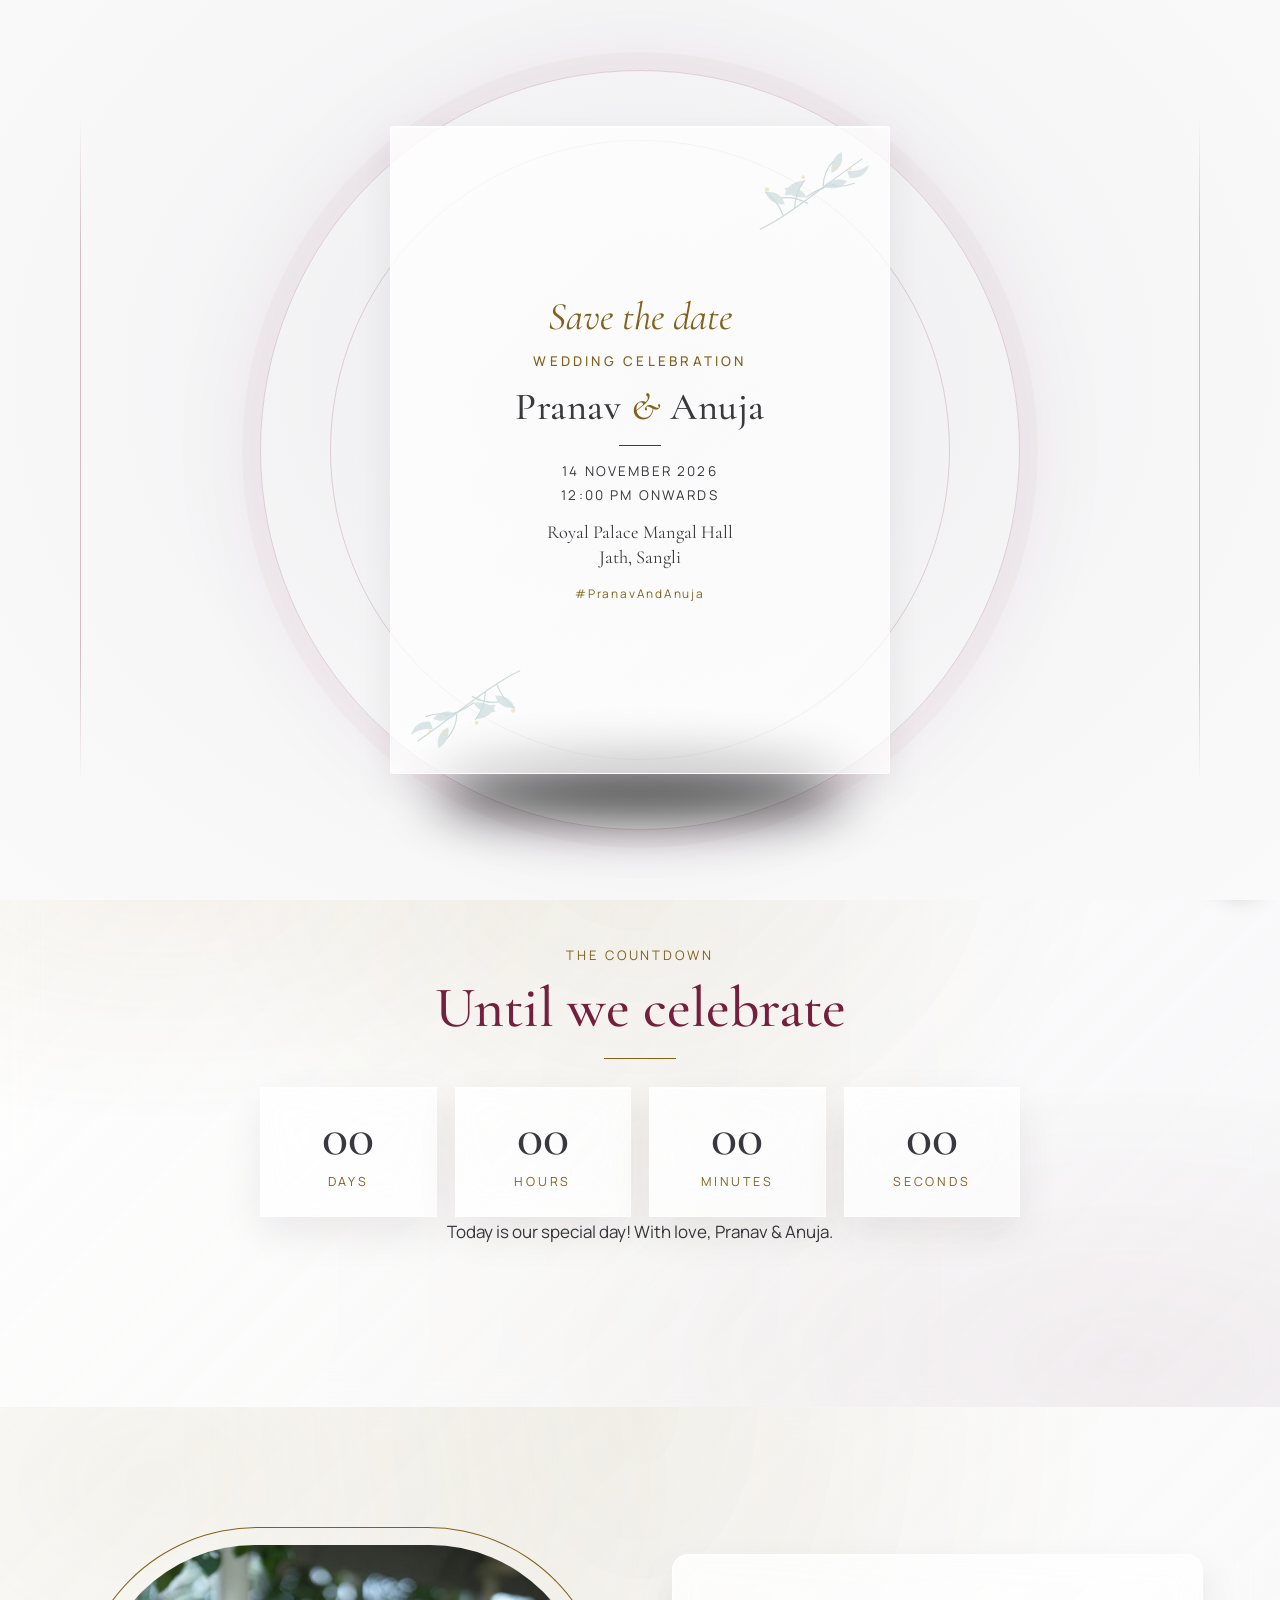
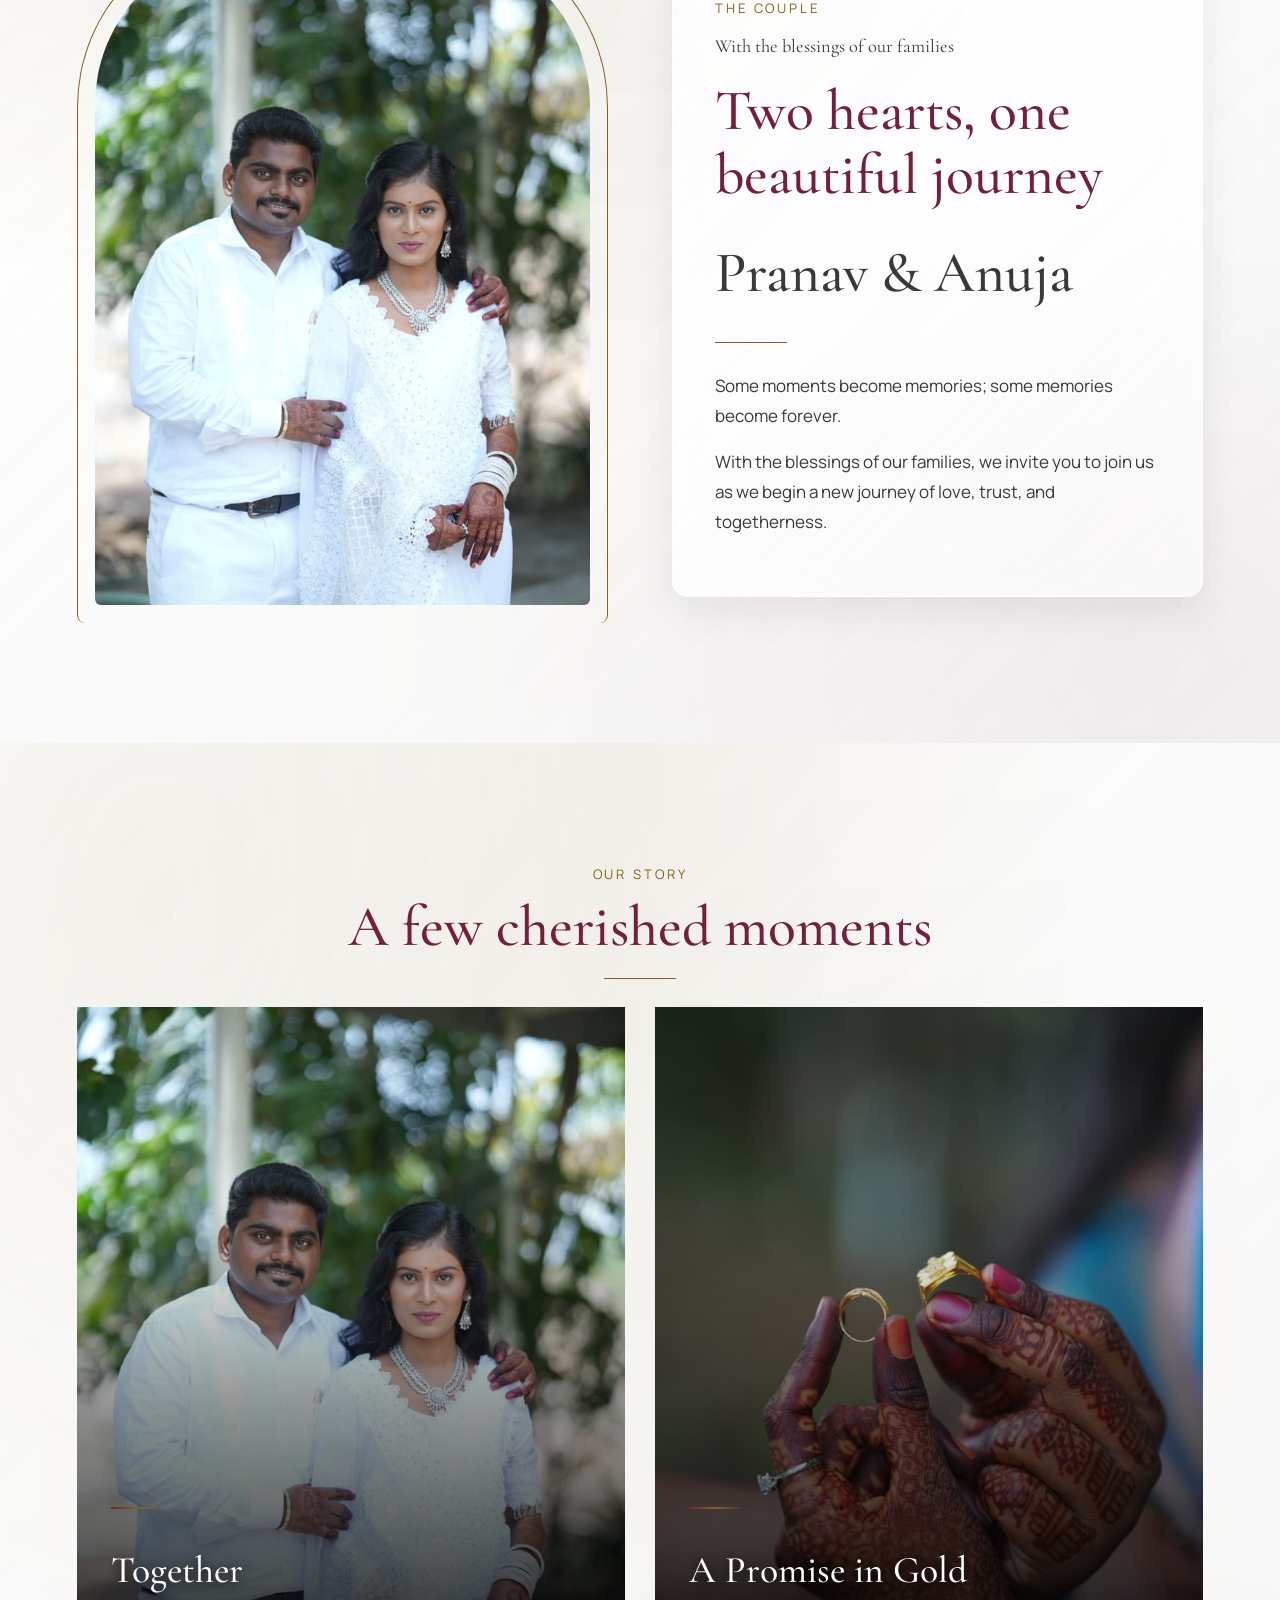
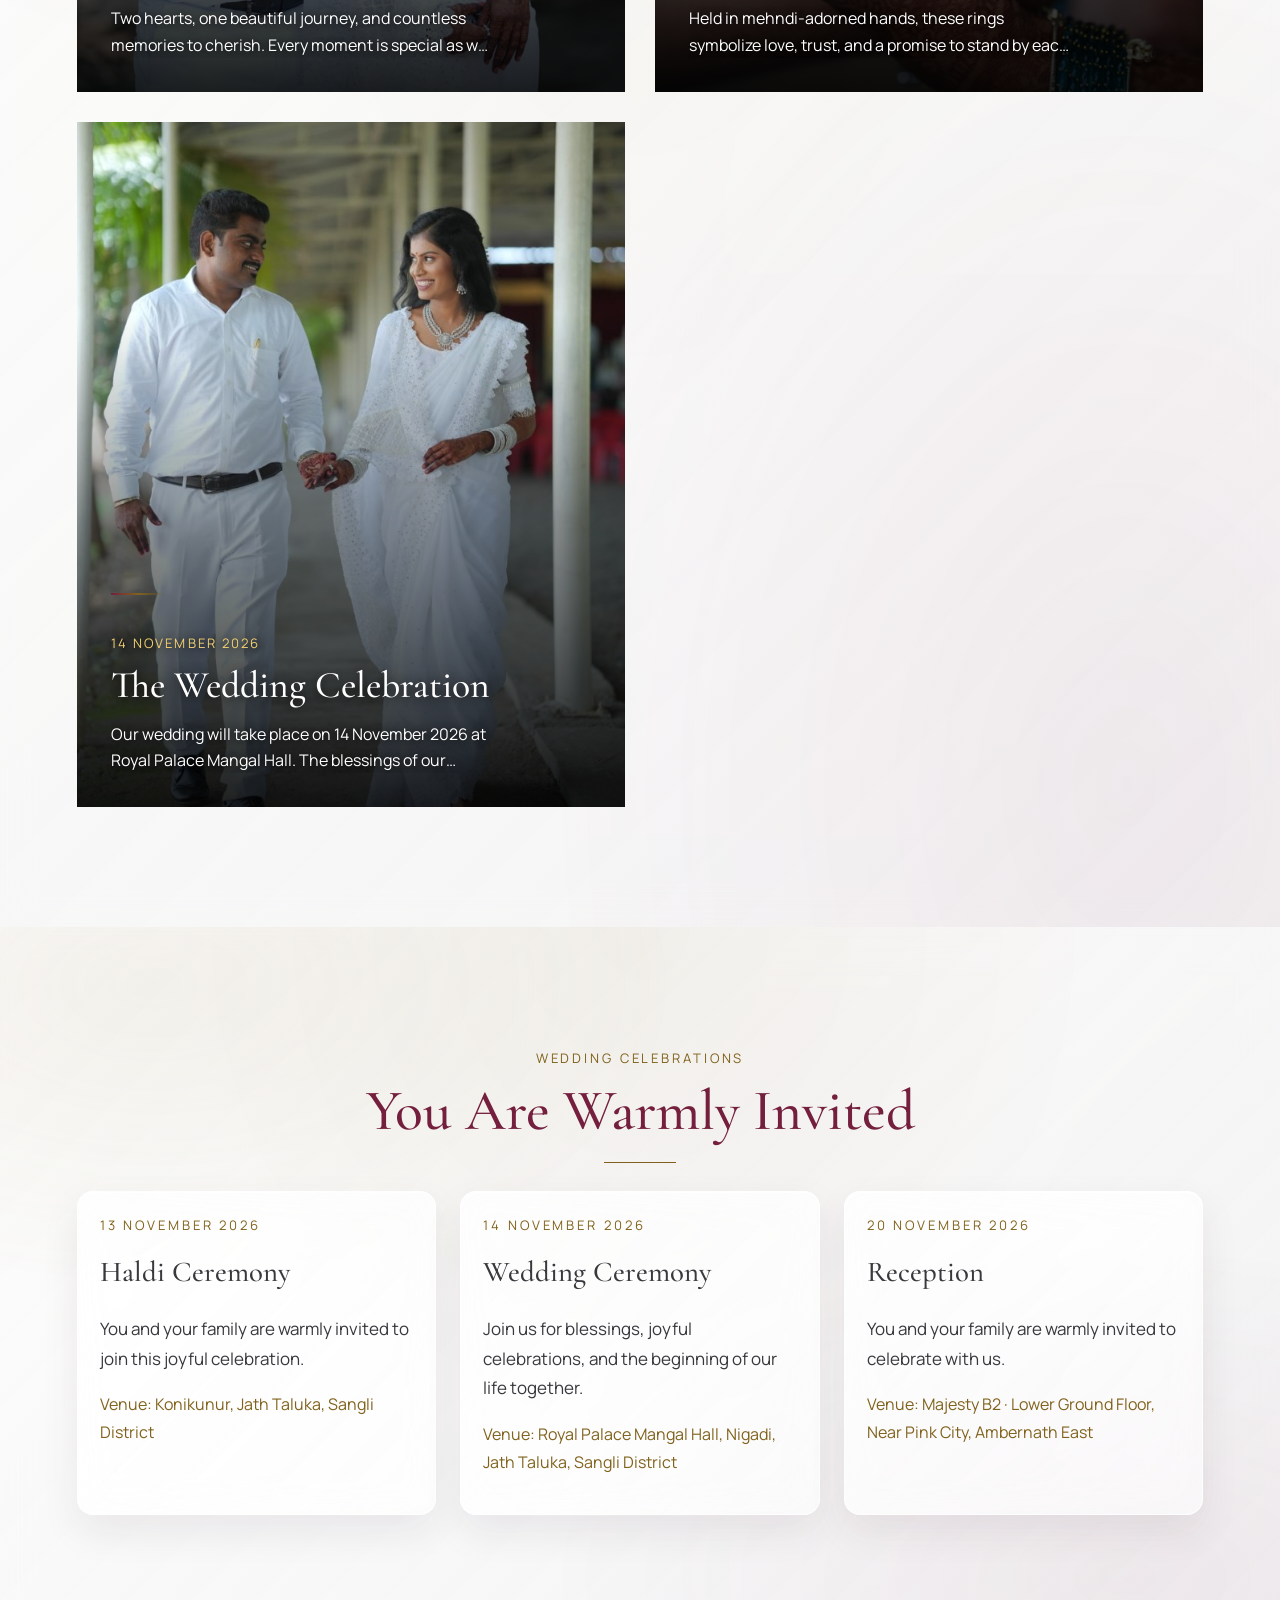
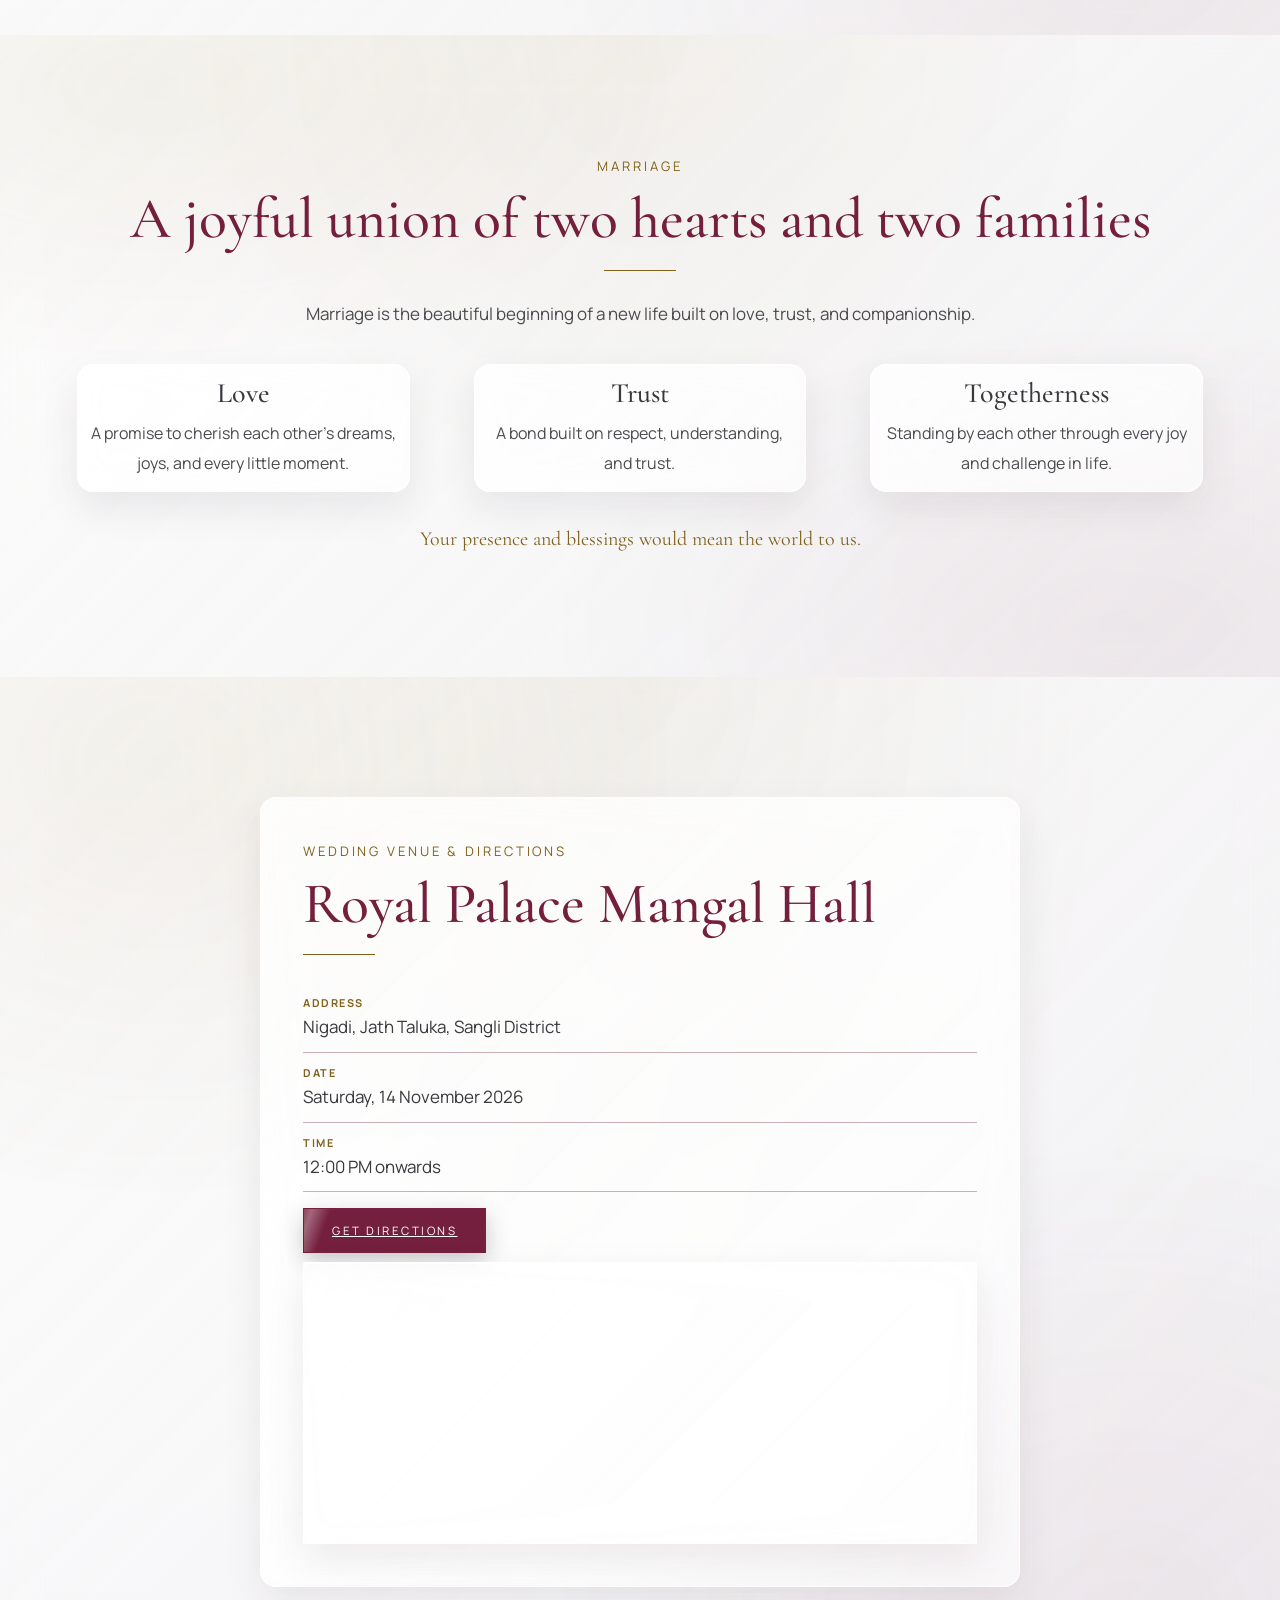
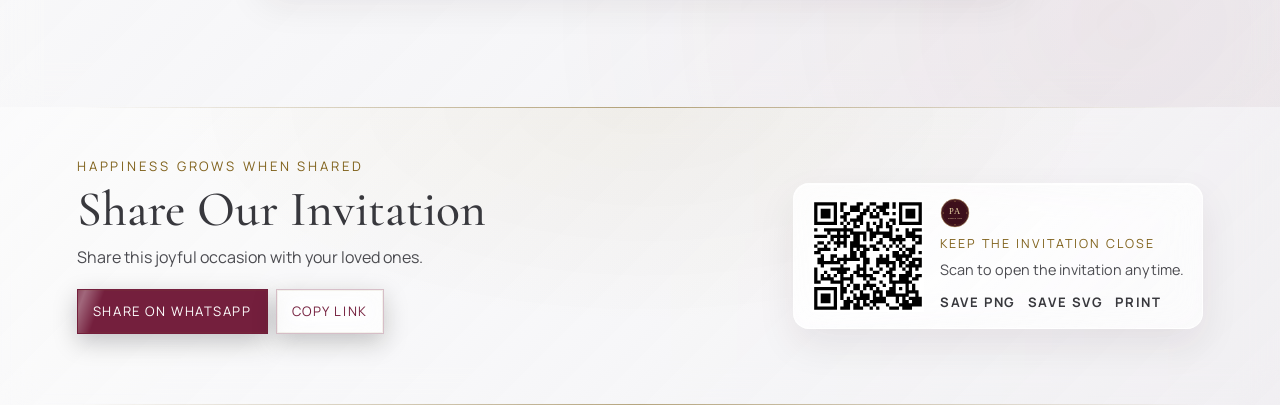
<file: index.html>
<!DOCTYPE html>
<html lang="en">
  <head>
    <meta charset="UTF-8" />
    <meta name="viewport" content="width=device-width, initial-scale=1" />
    <title>Pranav & Anuja — A Royal Wedding Invitation</title>
    <meta
      name="description"
      content="You are warmly invited to celebrate the wedding of Pranav and Anuja on 14 November 2026 at Royal Palace Mangal Hall, Nigadi, Jath Taluka, Sangli District."
    />
    <meta property="og:title" content="Pranav & Anuja — A Royal Wedding Invitation" />
    <meta
      property="og:description"
      content="Join us on 14 November 2026 at Royal Palace Mangal Hall, Nigadi, Jath Taluka, Sangli District."
    />
    <link rel="canonical" href="https://rohit-kamble.github.io/pranav-wedding-invitation/" />
    <meta property="og:url" content="https://rohit-kamble.github.io/pranav-wedding-invitation/" />
    <meta property="og:image" content="https://rohit-kamble.github.io/pranav-wedding-invitation/images/whatsapp-preview.jpg" />
    <meta property="og:image:secure_url" content="https://rohit-kamble.github.io/pranav-wedding-invitation/images/whatsapp-preview.jpg" />
    <meta property="og:image:type" content="image/jpeg" />
    <meta property="og:image:width" content="720" />
    <meta property="og:image:height" content="1280" />
    <meta property="og:image:alt" content="Pranav and Anuja's wedding invitation for 14 November 2026" />
    <meta property="og:type" content="website" />
    <meta name="twitter:card" content="summary_large_image" />
    <meta name="twitter:title" content="Pranav &amp; Anuja — Wedding Invitation" />
    <meta name="twitter:description" content="Join us on 14 November 2026 at Royal Palace Mangal Hall, Nigadi, Jath Taluka, Sangli District." />
    <meta name="twitter:image" content="https://rohit-kamble.github.io/pranav-wedding-invitation/images/whatsapp-preview.jpg" />
    <link rel="icon" href="assets/favicon.svg" type="image/svg+xml" />
    <link rel="preconnect" href="https://fonts.googleapis.com" />
    <link rel="preconnect" href="https://fonts.gstatic.com" crossorigin />
    <link
      href="https://fonts.googleapis.com/css2?family=Cormorant+Garamond:ital,wght@0,400;0,500;0,600;1,400&family=Manrope:wght@400;500;600&display=swap"
      rel="stylesheet"
    />
    <link rel="stylesheet" href="css/styles.css?v=73" />
  </head>
  <body class="is-locked">
    <div class="grain" aria-hidden="true"></div>

    <div class="gate" id="gate" role="dialog" aria-label="Wedding invitation">
      <div class="gate__light" aria-hidden="true"></div>
      <div class="gate__side-rail gate__side-rail--left" aria-hidden="true"></div>
      <div class="gate__side-rail gate__side-rail--right" aria-hidden="true"></div>
      <div class="gate__inner">
        <div class="intro-film" aria-label="A glimpse of the wedding invitation">
          <div class="intro-film__scene intro-film__scene--cover">
            <img class="intro-film__sprig intro-film__sprig--top" src="assets/botanical-sprig.svg" alt="" aria-hidden="true" />
            <img class="intro-film__sprig intro-film__sprig--bottom" src="assets/botanical-sprig.svg" alt="" aria-hidden="true" />
            <p class="intro-film__eyebrow">Wedding invitation</p>
            <div class="intro-film__portrait-wrap"><img class="intro-film__portrait" src="images/couple-portrait.jpg" alt="Pranav & Anuja" /></div>
            <h1 class="intro-film__names">Pranav <span>&amp;</span> Anuja</h1>
            <p class="intro-film__script">Are getting married</p>
            <span class="intro-film__date">14 November 2026</span>
          </div>

          <div class="intro-film__scene intro-film__scene--together">
            <img class="intro-film__sprig intro-film__sprig--top" src="assets/botanical-sprig.svg" alt="" aria-hidden="true" />
            <img class="intro-film__sprig intro-film__sprig--bottom" src="assets/botanical-sprig.svg" alt="" aria-hidden="true" />
            <p class="intro-film__eyebrow">A new journey begins</p>
            <span class="intro-film__wash intro-film__wash--blue" aria-hidden="true"></span>
            <span class="intro-film__wash intro-film__wash--gold" aria-hidden="true"></span>
            <h2 class="intro-film__script intro-film__script--large">Together</h2>
            <p class="intro-film__message">With the blessings of our families,<br />we would be delighted to have you celebrate with us.</p>
            <p class="intro-film__small">A celebration of love, tradition, and togetherness</p>
          </div>

          <div class="intro-film__scene intro-film__scene--details">
            <img class="intro-film__sprig intro-film__sprig--top" src="assets/botanical-sprig.svg" alt="" aria-hidden="true" />
            <img class="intro-film__sprig intro-film__sprig--bottom" src="assets/botanical-sprig.svg" alt="" aria-hidden="true" />
            <p class="intro-film__script intro-film__script--save">Save the date</p>
            <p class="intro-film__eyebrow">Wedding celebration</p>
            <h2 class="intro-film__names intro-film__names--compact">Pranav <span>&amp;</span> Anuja</h2>
            <div class="intro-film__rule"></div>
            <p class="intro-film__details">14 November 2026<br />12:00 PM onwards</p>
            <p class="intro-film__venue">Royal Palace Mangal Hall<br />Jath, Sangli</p>
            <p class="intro-film__hashtag">#PranavAndAnuja</p>
          </div>
        </div>

      </div>
    </div>

    <header class="site-header">
      <a class="brand" href="#top">
        <img src="assets/monogram.svg" alt="" />
        Pranav & Anuja
      </a>
      <button class="nav-toggle" id="nav-toggle" type="button" aria-label="Open menu" aria-expanded="false" aria-controls="site-nav">
        <span class="nav-toggle__icon" aria-hidden="true"></span>
        <span class="visually-hidden">Menu</span>
      </button>
      <nav class="nav" id="site-nav">
        <a href="#couple">The couple</a>
        <a href="#story">Our story</a>
        <a href="#events">Events</a>
        <a href="#marriage">Marriage</a>
        <a href="#venue">Venue</a>
        <a href="#share">Invitation</a>
      </nav>
    </header>

    <main id="main">
      <section class="hero" id="top">
        <div class="hero__media" data-parallax>
          <img src="images/couple-walk.jpg" alt="Pranav and Anuja walking together" />
        </div>
        <div class="hero__veil"></div>
        <div class="hero__florals" aria-hidden="true">
        </div>
        <div class="hero__frame reveal">
          <div class="ornament-corners"></div>
          <p class="section-kicker">You Are Cordially Invited</p>
          <p class="deva" id="hero-blessing">With the blessings of our families</p>
          <h1>
            <span>The wedding of</span>
            Pranav
            <svg class="hero__heart" viewBox="0 0 24 24" aria-hidden="true" focusable="false">
              <path d="M12 21s-8.2-5.1-10.3-10C-.1 5.5 5.9 1.7 10 5.2L12 7l2-1.8c4.1-3.5 10.1.3 8.3 5.8C20.2 15.9 12 21 12 21Z" />
            </svg>
            Anuja
          </h1>
          <p class="hero__meta" id="hero-headline">A royal celebration of love</p>
          <div class="gold-rule"></div>
          <p class="hero__meta" id="hero-date">14 November 2026</p>
        </div>
      </section>

      <section class="section section--maroon jaali center" id="countdown">
        <div class="wrap">
          <p class="section-kicker">The countdown</p>
          <h2>Until we celebrate</h2>
          <div class="gold-rule"></div>
          <div class="countdown" id="countdown-grid" aria-live="polite">
            <div class="count in-view"><b id="d">00</b><span>Days</span></div>
            <div class="count in-view"><b id="h">00</b><span>Hours</span></div>
            <div class="count in-view"><b id="m">00</b><span>Minutes</span></div>
            <div class="count in-view"><b id="s">00</b><span>Seconds</span></div>
          </div>
          <p class="lead" id="countdown-message" hidden>We are eagerly waiting for this special day.</p>
        </div>
      </section>

      <section class="section section--ivory" id="couple">
        <div class="wrap couple">
          <div class="arch in-view">
            <img src="images/couple-portrait.jpg" alt="Portrait of Pranav and Anuja" width="800" height="1200" />
          </div>
          <div class="couple-copy in-view">
            <p class="section-kicker">The couple</p>
            <p class="deva" id="couple-blessing">With the blessings of our families</p>
            <h2 id="couple-tagline">Two hearts, one beautiful journey</h2>
            <h3 id="couple-names">Pranav & Anuja</h3>
            <div class="gold-rule" style="margin-left: 0"></div>
            <p id="couple-quote">Some moments become memories; some memories become forever.</p>
            <p id="couple-intro">
              With the blessings of our families, we invite you to join us as we begin a new journey of love, trust, and togetherness.
            </p>
          </div>
        </div>
      </section>

      <section class="section section--paper" id="story">
        <div class="wrap">
          <div class="center">
            <p class="section-kicker">Our story</p>
            <h2>A few cherished moments</h2>
            <div class="gold-rule"></div>
          </div>
          <div class="timeline" id="story-list"></div>
        </div>
      </section>

      <section class="section section--ivory" id="events">
        <div class="wrap">
          <div class="center">
            <p class="section-kicker">Wedding celebrations</p>
            <h2>You Are Warmly Invited</h2>
            <div class="gold-rule"></div>
          </div>
          <div class="events" id="event-list"></div>
        </div>
      </section>

      <section class="section section--marriage" id="marriage">
        <div class="wrap">
          <div class="center marriage-intro">
            <p class="section-kicker">Marriage</p>
            <h2>A joyful union of two hearts and two families</h2>
            <div class="gold-rule"></div>
            <p class="lead">Marriage is the beautiful beginning of a new life built on love, trust, and companionship.</p>
          </div>
          <div class="marriage-values">
            <article class="marriage-value">
              <h3>Love</h3>
              <p>A promise to cherish each other’s dreams, joys, and every little moment.</p>
            </article>
            <article class="marriage-value">
              <h3>Trust</h3>
              <p>A bond built on respect, understanding, and trust.</p>
            </article>
            <article class="marriage-value">
              <h3>Togetherness</h3>
              <p>Standing by each other through every joy and challenge in life.</p>
            </article>
          </div>
          <p class="marriage-blessing">Your presence and blessings would mean the world to us.</p>
        </div>
      </section>

      <section class="section section--ivory" id="venue">
        <div class="wrap venue-grid venue-grid--details">
          <div class="in-view">
            <p class="section-kicker">Wedding Venue &amp; Directions</p>
            <h2 id="venue-name">Royal Palace Mangal Hall</h2>
            <div class="gold-rule" style="margin-left: 0"></div>
            <ul class="detail-list">
              <li>
                <strong>Address</strong>
                <span id="venue-address">Nigadi, Jath Taluka, Sangli District</span>
              </li>
              <li>
                <strong>Date</strong>
                <span id="venue-date">Saturday, 14 November 2026</span>
              </li>
              <li>
                <strong>Time</strong>
                <span id="venue-time">12:00 PM onwards</span>
              </li>
            </ul>
            <a class="btn btn--dark" id="maps-link" href="#" target="_blank" rel="noopener">Get directions</a>
            <div class="map-frame" id="map-embed"></div>
          </div>
        </div>
      </section>

      <section class="share-footer" id="share">
        <div class="wrap share-footer__inner">
          <div class="share-footer__message">
            <p class="section-kicker">Happiness grows when shared</p>
            <h2>Share Our Invitation</h2>
            <p class="share-footer__lead">Share this joyful occasion with your loved ones.</p>
            <div class="share-row share-footer__actions">
              <button class="btn share-footer__primary" id="whatsapp-share" type="button">Share on WhatsApp</button>
              <button class="btn share-footer__secondary" id="copy-link" type="button">Copy link</button>
              <button class="btn share-footer__secondary" id="native-share" type="button">More options</button>
            </div>
            <p class="form-status share-footer__status" id="share-status" role="status"></p>
          </div>
          <div class="share-footer__qr-card">
            <div class="share-footer__qr" id="qr-target"></div>
            <div class="share-footer__qr-details">
              <img src="assets/monogram.svg" alt="Pranav and Anuja monogram" width="38" height="38" />
              <p class="section-kicker">Keep the Invitation Close</p>
              <p>Scan to open the invitation anytime.</p>
              <div class="share-footer__tools">
                <button class="share-footer__tool" id="download-qr-png" type="button">Save PNG</button>
                <button class="share-footer__tool" id="download-qr-svg" type="button">Save SVG</button>
                <button class="share-footer__tool" id="print-card" type="button">Print</button>
              </div>
            </div>
          </div>
        </div>
      </section>
    </main>

    <div class="music">
      <button class="icon-btn" id="music-toggle" type="button" aria-pressed="true" aria-label="Pause music">
        Ⅱ
      </button>
    </div>
    <audio id="background-music" autoplay loop preload="auto"></audio>

    <style>
      .visually-hidden {
        position: absolute;
        width: 1px;
        height: 1px;
        overflow: hidden;
        clip: rect(0 0 0 0);
      }
    </style>

    <script src="js/qrcode.min.js"></script>
    <script src="js/config.js?v=11"></script>
    <script src="js/storage.js"></script>
    <script src="js/app.js?v=27"></script>
  </body>
</html>
</file>
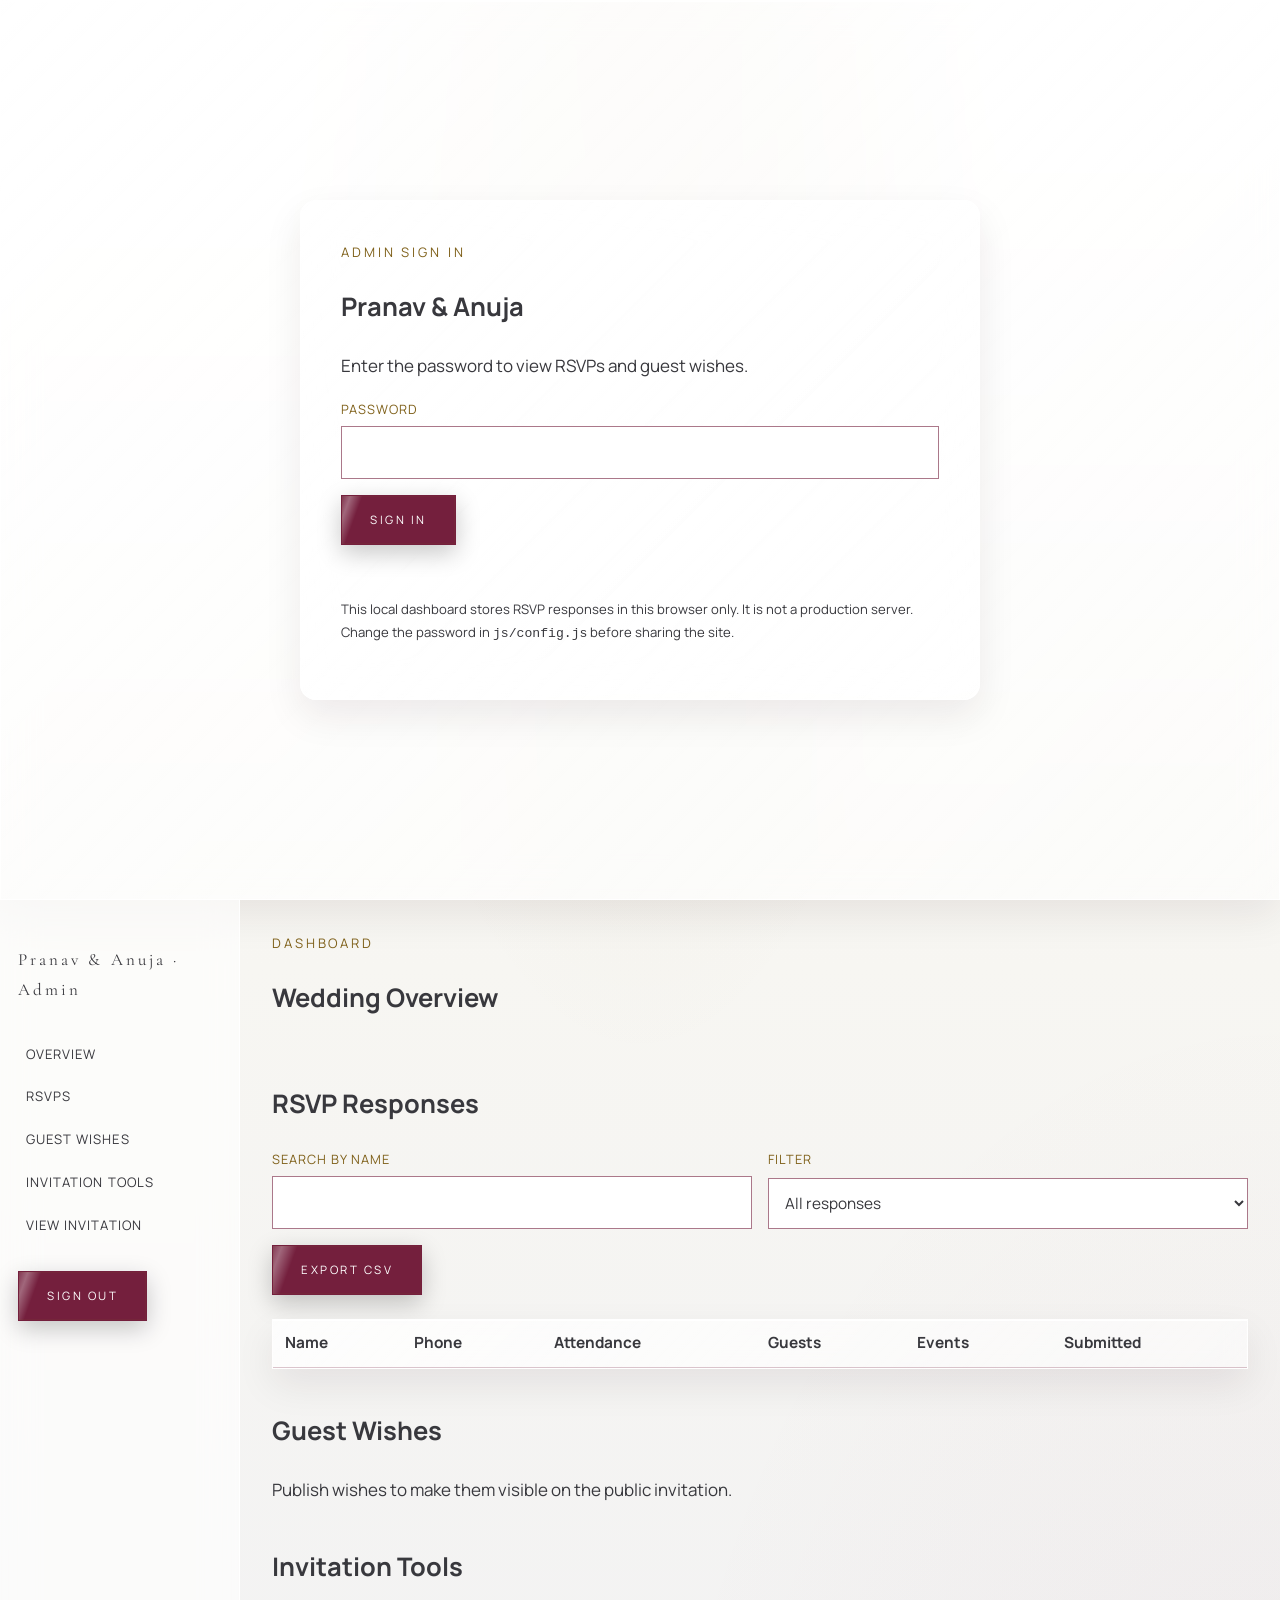
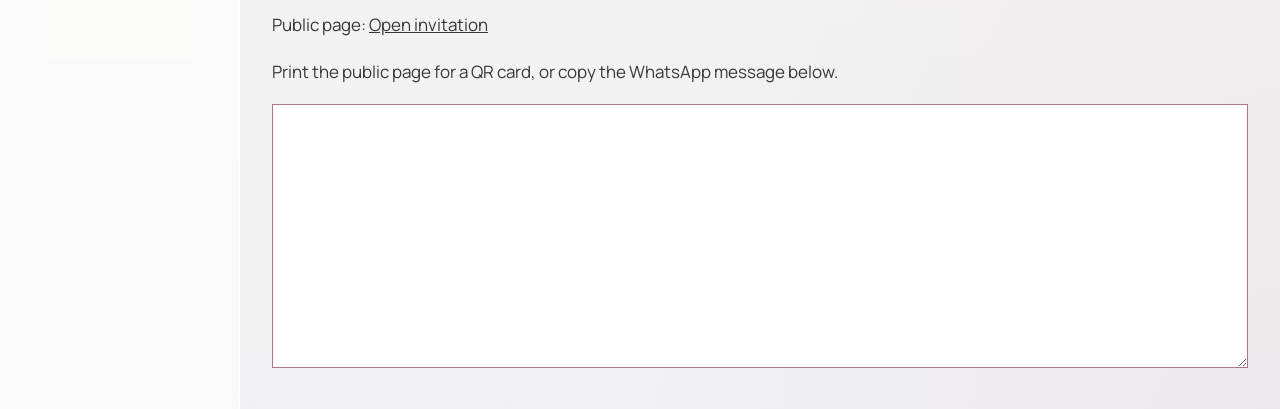
<file: admin.html>
<!DOCTYPE html>
<html lang="en">
  <head>
    <meta charset="UTF-8" />
    <meta name="viewport" content="width=device-width, initial-scale=1" />
    <title>Admin · Pranav &amp; Anuja</title>
    <link rel="icon" href="assets/favicon.svg" type="image/svg+xml" />
    <link rel="preconnect" href="https://fonts.googleapis.com" />
    <link rel="preconnect" href="https://fonts.gstatic.com" crossorigin />
    <link
      href="https://fonts.googleapis.com/css2?family=Cormorant+Garamond:wght@500&family=Manrope:wght@400;500&display=swap"
      rel="stylesheet"
    />
    <link rel="stylesheet" href="css/styles.css?v=73" />
  </head>
  <body>
    <div class="login-box" id="login-view">
      <form class="card" id="login-form">
        <p class="section-kicker">Admin Sign In</p>
        <h2>Pranav &amp; Anuja</h2>
        <p>Enter the password to view RSVPs and guest wishes.</p>
        <label>
          <span>Password</span>
          <input type="password" name="pass" required autocomplete="current-password" />
        </label>
        <p style="margin-top: 16px"><button class="btn btn--solid" type="submit">Sign In</button></p>
        <p class="form-status" id="login-status"></p>
        <p style="font-size: 0.82rem; color: var(--champagne)">
          This local dashboard stores RSVP responses in this browser only. It is not a production server. Change the password in <code>js/config.js</code> before sharing the site.
        </p>
      </form>
    </div>

    <div class="admin-shell" id="dash-view" hidden>
      <aside class="admin-side">
        <p class="brand" style="color: var(--champagne); margin-bottom: 28px">Pranav &amp; Anuja · Admin</p>
        <a href="#overview">Overview</a>
        <a href="#rsvps">RSVPs</a>
        <a href="#wishes">Guest Wishes</a>
        <a href="#tools">Invitation Tools</a>
        <a href="index.html">View Invitation</a>
        <button class="btn" id="signout" type="button" style="margin-top: 24px">Sign Out</button>
      </aside>
      <main class="admin-main">
        <section id="overview">
          <p class="section-kicker">Dashboard</p>
          <h2>Wedding Overview</h2>
          <div class="stats" id="stats"></div>
        </section>

        <section id="rsvps" style="margin-top: 40px">
          <h2>RSVP Responses</h2>
          <div class="form-row" style="margin: 16px 0">
            <label>
              <span>Search by name</span>
              <input id="search" type="search" />
            </label>
            <label>
              <span>Filter</span>
              <select id="filter">
                <option value="all">All responses</option>
                <option value="accepts">Attending</option>
                <option value="declines">Unable to attend</option>
              </select>
            </label>
          </div>
          <button class="btn btn--dark" id="export" type="button">Export CSV</button>
          <div class="table-wrap">
            <table>
              <thead>
                <tr>
                  <th>Name</th>
                  <th>Phone</th>
                  <th>Attendance</th>
                  <th>Guests</th>
                  <th>Events</th>
                  <th>Submitted</th>
                </tr>
              </thead>
              <tbody id="rsvp-body"></tbody>
            </table>
          </div>
        </section>

        <section id="wishes" style="margin-top: 40px">
          <h2>Guest Wishes</h2>
          <p>Publish wishes to make them visible on the public invitation.</p>
          <div id="wish-list"></div>
        </section>

        <section id="tools" style="margin-top: 40px">
          <h2>Invitation Tools</h2>
          <p>Public page: <a href="index.html">Open invitation</a></p>
          <p>Print the public page for a QR card, or copy the WhatsApp message below.</p>
          <textarea id="wa-preview" readonly rows="8"></textarea>
        </section>
      </main>
    </div>

    <script src="js/config.js?v=11"></script>
    <script src="js/storage.js"></script>
    <script src="js/admin.js?v=2"></script>
  </body>
</html>
</file>
<file: css/styles.css>
:root {
  --burgundy: #741f3d;
  --maroon: #741f3d;
  --gold: #80621c;
  --champagne: #38383d;
  --ivory: #ffffff;
  --sage: #741f3d;
  --charcoal: #4b4b50;
  --ink: #38383d;
  --paper: #f1f1f3;
  --shadow: 0 24px 60px rgba(0, 0, 0, 0.48);
  --frame: linear-gradient(135deg, #80621c, #b08a32 40%, #741f3d 70%, #80621c);
  --serif: "Cormorant Garamond", "Times New Roman", serif;
  --sans: "Manrope", system-ui, sans-serif;
  --deva: "Cormorant Garamond", Georgia, serif;
  --max: 1180px;
  --nav-h: 76px;
}

*,
*::before,
*::after {
  box-sizing: border-box;
}

html {
  scroll-behavior: smooth;
}

body {
  margin: 0;
  color: var(--ink);
  background: radial-gradient(ellipse at 50% -15%, rgba(128,98,28,.10), transparent 42%), radial-gradient(ellipse at 100% 100%, rgba(116,31,61,.045), transparent 36%), linear-gradient(180deg, #ffffff 0%, #f7f6f2 48%, #f1f1f3 100%);
  font-family: var(--sans);
  line-height: 1.7;
  overflow-x: hidden;
}

body.is-locked {
  overflow: hidden;
}

body.is-locked .site-header {
  display: none;
}

img {
  max-width: 100%;
  height: auto;
  display: block;
}

a {
  color: inherit;
}

button,
input,
select,
textarea {
  font: inherit;
}

/* Decorative paper grain */
.grain {
  pointer-events: none;
  position: fixed;
  inset: 0;
  z-index: 40;
  opacity: 0.07;
  background-image: url("data:image/svg+xml,%3Csvg xmlns='http://www.w3.org/2000/svg' width='140' height='140'%3E%3Cfilter id='n'%3E%3CfeTurbulence type='fractalNoise' baseFrequency='.85' numOctaves='4' stitchTiles='stitch'/%3E%3C/filter%3E%3Crect width='140' height='140' filter='url(%23n)' opacity='.55'/%3E%3C/svg%3E");
}

.jaali {
  background-image: url("data:image/svg+xml,%3Csvg xmlns='http://www.w3.org/2000/svg' width='72' height='72' viewBox='0 0 72 72'%3E%3Cpath fill='none' stroke='%23C6A15B' stroke-width='0.6' opacity='0.35' d='M36 4c8 8 12 16 12 32S44 60 36 68C28 60 24 52 24 36S28 12 36 4z M4 36c8-8 16-12 32-12s24 4 32 12c-8 8-16 12-32 12S12 44 4 36z'/%3E%3Ccircle cx='36' cy='36' r='3' fill='%23C6A15B' opacity='.25'/%3E%3C/svg%3E");
}

/* Buttons */
.btn {
  position: relative;
  isolation: isolate;
  overflow: hidden;
  appearance: none;
  border: 1px solid #741f3d;
  background-color: #ffffff;
  background-image: linear-gradient(110deg, transparent 45%, rgba(255,255,255,.32) 50%, transparent 55%);
  background-repeat: no-repeat;
  background-size: 200% 100%;
  background-position: 100% 0;
  color: #80621c;
  letter-spacing: 0.22em;
  text-transform: uppercase;
  font-size: 0.72rem;
  padding: 14px 28px;
  cursor: pointer;
  box-shadow: 0 8px 24px rgba(0,0,0,.22), inset 0 0 0 1px rgba(128,98,28,.08);
  transition: background-color .35s, background-position .7s cubic-bezier(.2,.7,.2,1), color .35s, transform .35s, box-shadow .35s;
}

.btn:hover,
.btn:focus-visible {
  background-color: #e9e9ec;
  background-position: 0 0;
  color: #58152f;
  transform: translateY(-3px);
  box-shadow: 0 12px 32px rgba(0,0,0,.32), 0 0 18px rgba(116,31,61,.2), inset 0 0 0 1px rgba(128,98,28,.16);
}

.btn--solid {
  background-color: var(--maroon);
  color: var(--champagne);
}

.btn--dark {
  color: var(--champagne);
  border-color: var(--gold);
}

.btn--dark:hover,
.btn--dark:focus-visible {
  background-color: var(--maroon);
  color: var(--champagne);
}

/* Gate / envelope */
.gate {
  position: fixed;
  inset: 0;
  z-index: 50;
  display: grid;
  place-items: center;
  background: radial-gradient(ellipse at center, #e4e4e8 0%, #f0f0f2 72%);
  color: var(--champagne);
  text-align: center;
  padding: 24px;
  overflow: hidden;
  isolation: isolate;
}

.gate::before,
.gate::after {
  content: "";
  position: absolute;
  z-index: -1;
  border: 1px solid rgba(128, 98, 28, 0.12);
  border-radius: 50%;
  pointer-events: none;
}

.gate::before {
  width: min(88vw, 760px);
  aspect-ratio: 1;
  box-shadow: 0 0 0 18px rgba(128, 98, 28, 0.025), 0 0 100px rgba(116, 31, 61, 0.12);
  animation: gateHalo 8s ease-in-out infinite alternate;
}

.gate::after {
  width: min(72vw, 620px);
  aspect-ratio: 1;
}

.gate.is-leaving {
  animation: fadeOut 0.8s cubic-bezier(0.4, 0, 0.2, 1) forwards;
}

.gate__light {
  position: absolute;
  z-index: 0;
  top: 52%;
  left: 50%;
  width: 12vmin;
  aspect-ratio: 1;
  border-radius: 50%;
  opacity: 0;
  transform: translate(-50%, -50%) scale(0.25);
  background: radial-gradient(circle, rgba(116,31,61, 0.28), rgba(116, 31, 61, 0.12) 35%, transparent 72%);
  pointer-events: none;
}

.gate.is-bloom .gate__light {
  animation: lightBloom 3.6s cubic-bezier(0.16, 0.75, 0.24, 1) forwards;
}

.gate__side-rail {
  position: absolute;
  z-index: 0;
  top: 13%;
  bottom: 13%;
  width: 1px;
  background: linear-gradient(transparent, rgba(128, 98, 28, 0.42) 20%, rgba(128, 98, 28, 0.42) 80%, transparent);
  opacity: 0.65;
  animation: railArrive 1.2s 0.25s ease both;
}

.gate__side-rail--left { left: clamp(12px, calc((100vw - 900px) / 2), 80px); }
.gate__side-rail--right { right: clamp(12px, calc((100vw - 900px) / 2), 80px); }

.gate__inner {
  position: relative;
  z-index: 1;
  width: min(460px, 92vw);
  animation: gateArrive 1.1s cubic-bezier(0.2, 0.75, 0.25, 1) both;
  transform-origin: center;
}

/* Three scene watercolor invitation film */
.gate {
  background:
    radial-gradient(ellipse at 50% 42%, #ececef, #f7f7f8 60%, #fafafa 100%);
  color: var(--champagne);
}

.gate::before,
.gate::after {
  border-color: rgba(116,31,61,.18);
}

.gate::before {
  box-shadow: 0 0 0 18px rgba(116,31,61,.025), 0 0 100px rgba(116,31,61,.08);
}

.gate__light { background: radial-gradient(circle, rgba(128,98,28,.5), rgba(116,31,61,.16) 45%, transparent 72%); }
.gate__side-rail {
  background: linear-gradient(transparent, rgba(116,31,61,.42) 20%, rgba(116,31,61,.42) 80%, transparent);
}
.gate__inner {
  --intro-card-height: min(72vh, 660px);
  width: min(540px, 92vw);
  justify-self: center;
  align-self: center;
  isolation: isolate;
  animation-duration: .8s;
}
.gate__inner::before {
  content: "";
  position: absolute;
  z-index: 0;
  top: calc(var(--intro-card-height) - 8px);
  left: 12%;
  right: 12%;
  height: 54px;
  border-radius: 50%;
  background: rgba(0,0,0,.72);
  filter: blur(25px);
  animation: introShadowPulse 7s ease-in-out infinite;
  pointer-events: none;
}

.intro-film {
  position: relative;
  z-index: 1;
  width: min(500px, 88vw);
  height: var(--intro-card-height);
  min-height: 420px;
  margin: 0 auto;
  overflow: hidden;
  isolation: isolate;
  border: 0;
  border-radius: 3px;
  background:
    radial-gradient(ellipse at 12% 12%, rgba(116,31,61,.13), transparent 35%),
    radial-gradient(ellipse at 90% 88%, rgba(229,203,139,.1), transparent 38%),
    #f5f5f6;
  box-shadow: inset 0 1px 0 rgba(128,98,28,.12);
  transform-style: preserve-3d;
  animation: introCardFloat 7s ease-in-out infinite;
}
.intro-film:hover {
  animation-play-state: paused;
}
.intro-film::before {
  content: "";
  position: absolute;
  z-index: 5;
  inset: 13px;
  border: 0;
  pointer-events: none;
}
.intro-film__scene {
  position: absolute;
  inset: 0;
  display: flex;
  flex-direction: column;
  align-items: center;
  justify-content: center;
  padding: 40px 34px;
  opacity: 0;
  animation: introScene 8s ease-in-out 1 both;
}
.intro-film__scene--cover { animation-name: introSceneOne; }
.intro-film__scene--together { animation-name: introSceneTwo; }
.intro-film__scene--details { animation-name: introSceneThree; }
.intro-film__sprig {
  position: absolute;
  z-index: -1;
  width: 118px;
  opacity: .66;
  pointer-events: none;
}
.intro-film__sprig--top { top: 16px; right: 15px; transform: rotate(8deg); }
.intro-film__sprig--bottom { bottom: 16px; left: 15px; transform: rotate(188deg); }
.intro-film__eyebrow {
  margin: 0 0 16px;
  color: var(--gold);
  font-size: .72rem;
  font-weight: 500;
  letter-spacing: .24em;
  text-transform: uppercase;
}
.intro-film__portrait-wrap {
  width: min(290px, 62vw);
  aspect-ratio: 1 / 1.04;
  margin: 2px auto 16px;
  padding: 6px;
  border-radius: 50% 50% 46% 46%;
  background: rgba(255,255,255,.92);
  box-shadow: none;
  animation: portraitFloat 5s ease-in-out infinite;
}
.intro-film__portrait { display: block; width: 100%; height: 100%; object-fit: cover; border-radius: inherit; }
.intro-film__names {
  margin: 0;
  color: var(--champagne);
  font: 500 clamp(2.3rem, 8.5vw, 3.15rem)/.98 var(--serif);
  letter-spacing: .015em;
}
.intro-film__names span { color: var(--gold); font-style: italic; }
.intro-film__script {
  margin: 8px 0 14px;
  color: var(--gold);
  font: italic 1.55rem/1.1 var(--serif);
}
.intro-film__date, .intro-film__details {
  color: var(--champagne);
  font-size: .72rem;
  letter-spacing: .16em;
  line-height: 1.8;
  text-transform: uppercase;
}
.intro-film__scene--together { background: radial-gradient(ellipse at 50% 48%, rgba(116,31,61,.12), transparent 65%); }
.intro-film__wash { position: absolute; z-index: -1; width: 210px; height: 130px; border-radius: 50%; filter: blur(28px); opacity: .3; }
.intro-film__wash--blue { top: 27%; left: -25%; background: #741f3d; transform: rotate(-24deg); }
.intro-film__wash--gold { right: -24%; bottom: 17%; background: #741f3d; transform: rotate(24deg); }
.intro-film__script--large { margin: 0 0 20px; font-size: clamp(3rem, 13vw, 4.4rem); }
.intro-film__message { margin: 0; color: var(--champagne); font: 1.12rem/1.55 var(--serif); }
.intro-film__small { margin: 25px 0 0; color: var(--gold); font-size: .55rem; letter-spacing: .19em; text-transform: uppercase; }
.intro-film__script--save { margin: 0 0 11px; font-size: 2.45rem; }
.intro-film__names--compact { font-size: 2.4rem; }
.intro-film__rule { width: 42px; height: 1px; margin: 18px 0 13px; background: #741f3d; }
.intro-film__details { margin: 0 0 13px; }
.intro-film__venue { margin: 0; color: var(--champagne); font: 1.15rem/1.35 var(--serif); }
.intro-film__hashtag { margin: 14px 0 0; color: var(--gold); font-size: .62rem; letter-spacing: .15em; }

@keyframes introSceneOne {
  0%, 4% { opacity: 1; transform: scale(1.035); }
  9%, 27% { opacity: 1; transform: scale(1); }
  33%, 100% { opacity: 0; transform: scale(.985); }
}
@keyframes introCardFloat {
  0%, 100% { transform: perspective(1400px) rotateX(1.5deg) rotateY(-.65deg) translateY(0); }
  50% { transform: perspective(1400px) rotateX(-.5deg) rotateY(.65deg) translateY(-8px); }
}
@keyframes introShadowPulse {
  0%, 100% { opacity: .72; transform: scaleX(.9); }
  50% { opacity: 1; transform: scaleX(1.08); }
}
@keyframes introSceneTwo {
  0%, 29% { opacity: 0; transform: scale(1.025); }
  35%, 60% { opacity: 1; transform: scale(1); }
  67%, 100% { opacity: 0; transform: scale(.985); }
}
@keyframes introSceneThree {
  0%, 63% { opacity: 0; transform: scale(1.02); }
  70%, 100% { opacity: 1; transform: scale(1); }
}
@keyframes portraitFloat { 0%,100% { transform: translateY(0); } 50% { transform: translateY(-4px); } }

.gate__kicker,
.section-kicker {
  font-size: 0.72rem;
  letter-spacing: 0.34em;
  text-transform: uppercase;
  color: var(--gold);
  margin: 0 0 10px;
}

.gate__tag {
  font-family: var(--serif);
  font-style: italic;
  font-size: 1.15rem;
  margin: 0 0 28px;
  color: var(--champagne);
}

.gate__kicker,
.gate__tag {
  animation: textArrive 0.9s 0.12s cubic-bezier(0.2, 0.75, 0.25, 1) both;
  transition: opacity 0.7s ease, transform 0.7s ease;
}

.envelope {
  position: relative;
  height: 250px;
  margin: 0 auto 28px;
  width: min(340px, 86vw);
  perspective: 1200px;
  transform-style: preserve-3d;
  animation: envelopeArrive 1.2s 0.22s cubic-bezier(0.2, 0.75, 0.25, 1) both;
  cursor: pointer;
  transition: transform 0.9s cubic-bezier(0.2, 0.75, 0.25, 1);
}

.envelope.is-open {
  animation: none;
  transform: translateY(-7px) scale(1.015);
}

.envelope__body,
.envelope__flap,
.envelope__card,
.envelope__front {
  position: absolute;
  inset: 0;
}

.envelope__body {
  background: linear-gradient(180deg, #e9e9ec, #f0f0f2);
  border: 1px solid var(--gold);
  box-shadow: 0 20px 50px rgba(0, 0, 0, 0.35);
  clip-path: polygon(0 0, 100% 0, 100% 100%, 0 100%);
  transition: box-shadow 1.2s ease, transform 1.5s cubic-bezier(0.2, 0.75, 0.25, 1);
}

.envelope.is-open .envelope__body {
  box-shadow: 0 30px 70px rgba(0, 0, 0, 0.45), 0 0 36px rgba(128, 98, 28, 0.16);
  transform: translateY(12px) scale(1.015);
}

.envelope__body::after {
  content: "";
  position: absolute;
  inset: 10px;
  border: 1px solid rgba(116, 31, 61, 0.35);
}

.envelope__flap {
  height: 52%;
  background: linear-gradient(180deg, #f0f0f2, #f7f7f8);
  border: 1px solid var(--gold);
  transform-origin: top center;
  clip-path: polygon(0 0, 100% 0, 50% 100%);
  z-index: 3;
  backface-visibility: hidden;
  transform-style: preserve-3d;
  transition: transform 1.45s cubic-bezier(0.32, 0.72, 0.18, 1);
  transform: rotateX(0deg);
  transform-origin: 50% 0%;
}

.envelope__front {
  z-index: 2;
  clip-path: polygon(0 0, 50% 44%, 100% 0, 100% 100%, 0 100%);
  background: linear-gradient(180deg, #e4e4e8, #ffffff 72%);
  border: 1px solid rgba(116, 31, 61, 0.72);
  opacity: 0;
  transition: opacity 0.7s 0.5s ease;
}

.envelope.is-open .envelope__front {
  opacity: 1;
}

.envelope.is-open .envelope__flap {
  transform: rotateX(180deg);
}

.envelope__card {
  top: 18px;
  left: 16px;
  right: 16px;
  bottom: 16px;
  background: linear-gradient(180deg, #e4e4e8, #ffffff);
  color: var(--champagne);
  z-index: 1;
  display: grid;
  place-items: center;
  transform: translateY(18px);
  transition: transform 1.8s 0.28s cubic-bezier(0.16, 1, 0.3, 1), box-shadow 1.4s 0.28s ease;
  border: 1px solid #741f3d;
  box-shadow: 0 4px 12px rgba(128,98,28,.1);
}

.envelope.is-open .envelope__card {
  transform: translateY(-88px);
  box-shadow: 0 18px 38px rgba(30, 8, 14, 0.28);
  transition-delay: 0.38s, 0.38s;
}

.envelope__card span {
  font-family: var(--serif);
  font-size: 1.2rem;
  letter-spacing: 0.04em;
  text-align: center;
  padding: 0 8px;
  transform: translateY(72px);
  opacity: 0.5;
  transition: transform 1.25s 0.72s cubic-bezier(0.16, 1, 0.3, 1), opacity 0.8s 0.72s ease;
}

.envelope.is-open .envelope__card span {
  transform: translateY(0);
  opacity: 1;
  transition-delay: 1s;
}

.seal {
  position: absolute;
  left: 50%;
  top: 42%;
  z-index: 4;
  width: 72px;
  height: 72px;
  margin-left: -36px;
  border-radius: 50%;
  background: radial-gradient(circle at 35% 30%, #80621c, #741f3d 45%, #741f3d);
  color: #ffffff;
  display: grid;
  place-items: center;
  font-family: var(--serif);
  font-size: 1.2rem;
  letter-spacing: 0.12em;
  box-shadow: 0 8px 18px rgba(0, 0, 0, 0.28);
  transition: opacity 0.5s 0.12s ease, transform 0.8s cubic-bezier(0.34, 1.3, 0.64, 1);
}

.envelope.is-open .seal {
  opacity: 0;
  transform: translateY(-16px) rotate(-24deg) scale(0.35);
  transition-delay: 0s;
  transition-duration: 0.55s;
}

.gate .btn {
  margin-top: 4px;
  transition: opacity 0.5s ease, transform 0.5s ease;
}

.gate.is-bloom .gate__kicker,
.gate.is-bloom .gate__tag,
.gate.is-bloom .btn {
  animation: none;
  opacity: 0;
  transform: translateY(-8px);
  pointer-events: none;
}

@media (prefers-reduced-motion: reduce) {
  .btn { transition: none; }
}

@keyframes gateArrive {
  from { opacity: 0; transform: translateY(18px) scale(0.985); filter: blur(5px); }
  to { opacity: 1; transform: translateY(0) scale(1); filter: blur(0); }
}

@keyframes textArrive {
  from { opacity: 0; transform: translateY(10px); }
  to { opacity: 1; transform: translateY(0); }
}

@keyframes envelopeArrive {
  from { opacity: 0; transform: translateY(22px) scale(0.94); }
  to { opacity: 1; transform: translateY(0) scale(1); }
}

@keyframes gateHalo {
  from { transform: scale(0.96); opacity: 0.55; }
  to { transform: scale(1.04); opacity: 1; }
}

@keyframes lightBloom {
  0% { opacity: 0; transform: translate(-50%, -50%) scale(0.25); }
  12% { opacity: 1; }
  100% { opacity: 0; transform: translate(-50%, -50%) scale(15); }
}

@keyframes railArrive {
  from { opacity: 0; }
  to { opacity: 0.65; }
}

@keyframes fadeOut {
  to {
    opacity: 0;
    visibility: hidden;
  }
}

/* Header */
.site-header {
  position: sticky;
  top: 0;
  z-index: 30;
  height: var(--nav-h);
  display: flex;
  align-items: center;
  justify-content: space-between;
  padding: 0 6vw;
  background: linear-gradient(180deg, rgba(255,255,255,.96), rgba(245,245,246,.98) 75%);
  backdrop-filter: blur(14px);
  border-bottom: 1px solid rgba(116, 31, 61, 0.35);
  box-shadow: 0 8px 28px rgba(0,0,0,.38), inset 0 1px 0 rgba(255,255,255,.08);
}

.brand {
  display: flex;
  align-items: center;
  gap: 10px;
  text-decoration: none;
  font-family: var(--serif);
  letter-spacing: 0.18em;
  color: var(--champagne);
}

.brand img {
  width: 36px;
  height: 36px;
}

.nav {
  display: flex;
  gap: 22px;
}

.nav a {
  text-decoration: none;
  font-size: 0.74rem;
  letter-spacing: 0.16em;
  text-transform: uppercase;
  color: var(--champagne);
}

.nav a:hover,
.nav a:focus-visible {
  color: var(--gold);
}

.nav-toggle {
  display: none;
  width: 44px;
  height: 44px;
  border: 1px solid var(--gold);
  background: transparent;
  place-items: center;
}

.nav-toggle__icon,
.nav-toggle__icon::before,
.nav-toggle__icon::after {
  display: block;
  width: 21px;
  height: 1px;
  background: var(--gold);
  position: relative;
  transition: transform .28s ease, width .28s ease, top .28s ease;
}

.nav-toggle__icon::before,
.nav-toggle__icon::after {
  content: "";
  position: absolute;
  left: 0;
}

.nav-toggle__icon::before {
  top: -6px;
  width: 13px;
}

.nav-toggle__icon::after {
  top: 6px;
  width: 17px;
}

.nav-toggle.is-open .nav-toggle__icon {
  background: transparent;
}
.nav-toggle.is-open .nav-toggle__icon::before,
.nav-toggle.is-open .nav-toggle__icon::after {
  top: 0;
  width: 21px;
}
.nav-toggle.is-open .nav-toggle__icon::before { transform: rotate(45deg); }
.nav-toggle.is-open .nav-toggle__icon::after { transform: rotate(-45deg); }

/* Hero */
.hero {
  position: relative;
  min-height: calc(100vh - var(--nav-h));
  display: grid;
  place-items: end center;
  color: var(--champagne);
  overflow: hidden;
  padding-bottom: clamp(28px, 6vh, 72px);
}

.hero__media {
  position: absolute;
  inset: 0;
}

.hero__media img {
  width: 100%;
  height: 100%;
  object-fit: cover;
  object-position: center 20%;
  transform: scale(1.06);
}

.hero__veil {
  position: absolute;
  z-index: 0;
  inset: 0;
  background:
    radial-gradient(ellipse at 50% 45%, rgba(30,12,20,.08), transparent 62%),
    linear-gradient(180deg, rgba(15,10,12,.04) 25%, rgba(25,10,17,.22) 62%, rgba(25,10,17,.68) 100%);
  overflow: hidden;
}

.hero__veil::after {
  content: "";
  position: absolute;
  inset: -20%;
  pointer-events: none;
  background: linear-gradient(110deg, transparent 43%, rgba(255,219,125,.025) 47%, rgba(255,219,125,.2) 50%, rgba(255,219,125,.04) 54%, transparent 58%);
  transform: translateX(-65%);
  mix-blend-mode: screen;
  animation: heroGloss 9s ease-in-out infinite;
}

@keyframes heroGloss {
  0%, 16% { transform: translateX(-65%); opacity: 0; }
  28% { opacity: .8; }
  72% { opacity: .8; }
  84%, 100% { transform: translateX(65%); opacity: 0; }
}


.hero__frame {
  position: relative;
  z-index: 2;
  width: min(760px, 92vw);
  padding: clamp(22px, 4vw, 46px) clamp(20px, 5vw, 56px);
  text-align: center;
  margin-bottom: 0;
  border: 0;
  border-radius: 0;
  background: transparent;
  box-shadow: none;
  -webkit-backdrop-filter: none;
  backdrop-filter: none;
  text-shadow: 0 2px 16px rgba(0,0,0,.42);
}

.hero__frame .section-kicker,
.hero__frame .deva,
.hero__frame .hero__meta,
.hero h1 {
  color: #fff8e8;
  text-shadow: 0 2px 12px rgba(0,0,0,.74), 0 0 24px rgba(0,0,0,.3);
}

.hero__frame .section-kicker,
.hero__frame .deva {
  color: #f2cf72;
}

.hero__frame .hero__meta:last-child {
  color: #f2cf72;
}

.hero h1 span:not(.amp),
.hero__heart {
  color: #f2cf72;
  text-shadow: 0 2px 12px rgba(0,0,0,.78);
}

.hero__frame::before,
.hero__frame::after,
.ornament-corners::before,
.ornament-corners::after {
  display: none;
  content: "";
  position: absolute;
  width: 42px;
  height: 42px;
  border: 1px solid var(--gold);
}

.hero__frame::before {
  top: 10px;
  left: 10px;
  border-right: 0;
  border-bottom: 0;
  animation: cornerGlow 4.8s ease-in-out infinite alternate;
}

.hero__frame::after {
  top: 10px;
  right: 10px;
  border-left: 0;
  border-bottom: 0;
  animation: cornerGlow 4.8s 1.2s ease-in-out infinite alternate;
}

.ornament-corners {
  position: absolute;
  inset: 0;
  pointer-events: none;
}

.ornament-corners::before {
  bottom: 10px;
  left: 10px;
  top: auto;
  border-right: 0;
  border-top: 0;
  animation: cornerGlow 4.8s 2.4s ease-in-out infinite alternate;
}

.ornament-corners::after {
  bottom: 10px;
  right: 10px;
  top: auto;
  left: auto;
  border-left: 0;
  border-top: 0;
  animation: cornerGlow 4.8s 3.6s ease-in-out infinite alternate;
}

.hero h1 {
  font-family: var(--serif);
  font-weight: 500;
  font-size: clamp(3rem, 9vw, 6.4rem);
  line-height: 0.92;
  margin: 10px 0 18px;
  letter-spacing: 0.02em;
}

.hero h1 span {
  display: block;
  font-size: 0.42em;
  letter-spacing: 0.28em;
  font-family: var(--sans);
  text-transform: uppercase;
  margin-bottom: 12px;
  color: var(--gold);
}

.hero__heart {
  display: block;
  width: .38em;
  height: .38em;
  margin: .32em auto .24em;
  fill: none;
  stroke: #f2cf72;
  stroke-width: 1.6;
  stroke-linecap: round;
  stroke-linejoin: round;
  filter: drop-shadow(0 1px 5px rgba(0,0,0,.7));
}

.hero__meta {
  letter-spacing: 0.2em;
  text-transform: uppercase;
  font-size: 0.78rem;
  color: var(--champagne);
}

.deva {
  font-family: var(--deva);
  font-size: 1.15rem;
  margin: 8px 0 18px;
  color: var(--champagne);
}

/* Sections */
.section {
  padding: clamp(64px, 10vw, 120px) 6vw;
  position: relative;
  isolation: isolate;
}

.section:not(.hero)::before {
  content: "";
  position: absolute;
  z-index: -1;
  inset: 0;
  pointer-events: none;
  opacity: .28;
  background:
    radial-gradient(ellipse at 12% 8%, rgba(128,98,28,.26), transparent 34%),
    radial-gradient(ellipse at 88% 92%, rgba(116,31,61,.2), transparent 38%);
  animation: pageGoldGlow 10s ease-in-out infinite alternate;
}

@keyframes pageGoldGlow {
  from { opacity: .18; transform: scale(1); }
  to { opacity: .4; transform: scale(1.04); }
}

.section--maroon {
  background: radial-gradient(ellipse at 50% 0%, rgba(116,31,61,.1), transparent 52%), linear-gradient(145deg, #ededf0, #fafafa 58%, #f7f7f8);
  color: var(--champagne);
}

.section--ivory {
  background: radial-gradient(ellipse at 100% 20%, rgba(116,31,61,.075), transparent 38%), linear-gradient(125deg, #f5f5f6, #f0f0f2 60%, #f5f5f6);
  color: var(--champagne);
}

.section--paper {
  background: radial-gradient(ellipse at 0% 90%, rgba(116,31,61,.07), transparent 42%), linear-gradient(155deg, #e9e9ec, #ffffff 62%, #f1f1f3);
  color: var(--champagne);
}

.section--marriage {
  overflow: hidden;
  color: var(--champagne);
  background:
    radial-gradient(ellipse at 50% -12%, rgba(128,98,28,.13), transparent 45%),
    radial-gradient(ellipse at 100% 100%, rgba(116,31,61,.09), transparent 36%),
    linear-gradient(135deg, #e4e4e8, #f0f0f2 58%, #f1f1f3);
}

.marriage-intro .lead {
  margin-bottom: 36px;
}

.marriage-values {
  display: grid;
  grid-template-columns: repeat(3, minmax(0, 1fr));
  align-items: start;
  gap: clamp(24px, 5vw, 64px);
}

.marriage-value {
  padding: 12px 8px;
  text-align: center;
}

.marriage-value h3 {
  margin: 0 0 10px;
  color: var(--champagne);
  font: 500 1.75rem/1.15 var(--serif);
  transition: color .3s ease, text-shadow .3s ease;
}

.marriage-value:hover h3 {
  color: #58152f;
  text-shadow: 0 0 18px rgba(116,31,61,.25);
}

.marriage-value p {
  max-width: 24rem;
  margin: 0 auto;
  color: #4b4b50;
  font-size: .88rem;
  line-height: 1.85;
}

.marriage-blessing {
  margin: 30px auto 0;
  color: var(--gold);
  font-family: var(--serif);
  font-size: 1.25rem;
  text-align: center;
}

.wrap {
  width: min(var(--max), 100%);
  margin: 0 auto;
}

.center {
  text-align: center;
}

.section h2 {
  font-family: var(--serif);
  font-weight: 500;
  font-size: clamp(2.1rem, 5vw, 3.6rem);
  line-height: 1.1;
  margin: 0 0 16px;
  color: var(--maroon);
}

.lead {
  max-width: 44rem;
  margin: 0 auto 40px;
  color: #4b4b50;
}

.section--maroon .lead {
  color: var(--champagne);
}

.gold-rule {
  width: 72px;
  height: 1px;
  background: var(--gold);
  margin: 18px auto 28px;
}

/* Countdown */
.countdown {
  display: grid;
  grid-template-columns: repeat(4, minmax(0, 1fr));
  gap: 18px;
  max-width: 760px;
  margin: 0 auto;
}

.count {
  border: 1px solid rgba(116, 31, 61, 0.45);
  padding: 22px 8px;
  background: rgba(248, 242, 232, 0.06);
}

.count b {
  display: block;
  font-family: var(--serif);
  font-size: clamp(2rem, 6vw, 3.4rem);
  font-weight: 500;
  color: var(--champagne);
  line-height: 1;
}

.count span {
  letter-spacing: 0.22em;
  font-size: 0.68rem;
  text-transform: uppercase;
  color: var(--gold);
}

/* Couple */
.couple {
  display: grid;
  grid-template-columns: 1fr 1fr;
  gap: clamp(24px, 5vw, 64px);
  align-items: center;
}

.arch {
  position: relative;
  padding: 18px;
}

.arch::before {
  content: "";
  position: absolute;
  inset: 0;
  border: 1px solid var(--gold);
  border-bottom: 0;
  border-radius: 180px 180px 8px 8px;
}

.arch img {
  width: 100%;
  aspect-ratio: 3 / 4;
  object-fit: cover;
  border-radius: 160px 160px 6px 6px;
  filter: saturate(0.92);
}

.couple-copy h3 {
  font-family: var(--serif);
  font-size: clamp(2.4rem, 5vw, 3.6rem);
  margin: 8px 0;
  font-weight: 500;
}

/* Story */
.timeline {
  display: grid;
  grid-template-columns: repeat(auto-fit, minmax(min(100%, 410px), 1fr));
  gap: 30px;
  position: relative;
}

.milestone {
  min-width: 0;
}

.milestone__media {
  position: relative;
  isolation: isolate;
  aspect-ratio: 4 / 5;
  overflow: hidden;
  background: linear-gradient(145deg, rgba(255,255,255,.15), transparent 34%), linear-gradient(160deg, #e4e4e8, #ffffff 72%);
  box-shadow: none;
}

.milestone__media::after {
  content: "";
  position: absolute;
  z-index: 1;
  inset: 28% 0 0;
  pointer-events: none;
  background: linear-gradient(180deg, rgba(0,0,0,0) 0%, rgba(0,0,0,.42) 42%, rgba(0,0,0,.88) 100%);
}

.milestone img {
  position: absolute;
  z-index: -1;
  inset: 0;
  width: 100%;
  height: 100%;
  object-fit: cover;
  transition: transform .8s cubic-bezier(.2,.7,.2,1), filter .8s ease;
}

.milestone__media:hover img {
  transform: scale(1.025);
  filter: saturate(1.06) brightness(1.04);
}

.milestone__copy {
  position: absolute;
  z-index: 2;
  inset: auto 0 0;
  padding: clamp(22px, 3vw, 34px);
  background: transparent;
  box-shadow: none;
  backdrop-filter: none;
}

.milestone__copy::before {
  content: "";
  position: absolute;
  top: 0;
  left: clamp(22px, 3vw, 34px);
  width: 54px;
  height: 2px;
  background: linear-gradient(90deg, #741f3d, #80621c, transparent);
}

.milestone h3 {
  font-family: var(--serif);
  font-size: clamp(1.8rem, 3vw, 2.35rem);
  line-height: 1.12;
  margin: 8px 0 14px;
  font-weight: 500;
  color: #ffffff;
  text-shadow: 0 2px 12px rgba(0,0,0,.9);
}

.milestone__copy p {
  margin: 0;
  max-width: 38ch;
  color: #ffffff;
  text-shadow: 0 1px 9px rgba(0,0,0,.9);
  font-size: .96rem;
  line-height: 1.65;
  display: -webkit-box;
  -webkit-box-orient: vertical;
  -webkit-line-clamp: 2;
  overflow: hidden;
}

.milestone time {
  color: #f2cf72;
  text-shadow: 0 1px 9px rgba(0,0,0,.9);
  letter-spacing: 0.16em;
  text-transform: uppercase;
  font-size: 0.74rem;
}

/* Events */
.events {
  display: grid;
  grid-template-columns: repeat(auto-fit, minmax(280px, 1fr));
  gap: 24px;
}

.event-card {
  border: 1px solid rgba(116, 31, 61, 0.55);
  background: linear-gradient(145deg, rgba(255,255,255,.08), transparent 36%), linear-gradient(160deg, #e4e4e8, #ffffff 72%);
  color: var(--champagne);
  overflow: hidden;
  display: flex;
  flex-direction: column;
}

.event-card img {
  width: 100%;
  height: 220px;
  object-fit: cover;
}

.event-card__body {
  padding: 22px;
}

.event-card h3 {
  font-family: var(--serif);
  margin: 0 0 8px;
  font-size: 1.8rem;
  font-weight: 500;
}

.event-meta {
  color: var(--gold);
  font-size: 0.92rem;
}

.event-actions {
  display: flex;
  gap: 10px;
  flex-wrap: wrap;
  margin-top: 16px;
}

.event-actions a {
  text-decoration: none;
}

/* Gallery */
.filters {
  display: flex;
  flex-wrap: wrap;
  justify-content: center;
  gap: 10px;
  margin-bottom: 28px;
}

.chip {
  border: 1px solid var(--gold);
  background: transparent;
  color: var(--champagne);
  padding: 8px 14px;
  letter-spacing: 0.12em;
  text-transform: uppercase;
  font-size: 0.68rem;
  cursor: pointer;
}

.chip.is-active,
.chip:hover,
.chip:focus-visible {
  background: var(--maroon);
  color: var(--champagne);
}

.masonry {
  columns: 3;
  column-gap: 16px;
}

.masonry figure {
  break-inside: avoid;
  margin: 0 0 16px;
  position: relative;
  cursor: pointer;
}

.masonry img {
  width: 100%;
  aspect-ratio: 3 / 4;
  object-fit: cover;
  transition: transform 0.6s ease;
}

.masonry figure:hover img,
.masonry figure:focus-within img {
  transform: scale(1.04);
}

.masonry figcaption {
  position: absolute;
  left: 0;
  right: 0;
  bottom: 0;
  padding: 30px 16px 15px;
  background: linear-gradient(180deg, rgba(8,8,10,0) 0%, rgba(8,8,10,.58) 30%, rgba(8,8,10,.82) 100%);
  color: #fff8e8;
  text-shadow: 0 1px 8px rgba(0,0,0,.9);
  font-size: 0.96rem;
  line-height: 1.5;
  -webkit-backdrop-filter: blur(8px) saturate(1.15);
  backdrop-filter: blur(8px) saturate(1.15);
}

.empty {
  border: 1px dashed var(--gold);
  padding: 48px 20px;
  text-align: center;
  color: var(--champagne);
}

/* Venue */
.venue-grid {
  display: grid;
  grid-template-columns: 1.1fr 0.9fr;
  gap: 36px;
  align-items: center;
}

.venue-grid--details {
  grid-template-columns: minmax(0, 760px);
  justify-content: center;
}

.venue-grid img {
  width: 100%;
  aspect-ratio: 4 / 3;
  object-fit: cover;
}

.detail-list {
  list-style: none;
  padding: 0;
  margin: 0 0 22px;
}

.detail-list li {
  padding: 10px 0;
  border-bottom: 1px solid rgba(116, 31, 61, 0.35);
}

.detail-list strong {
  display: block;
  letter-spacing: 0.14em;
  text-transform: uppercase;
  font-size: 0.68rem;
  color: var(--gold);
}

.map-frame {
  margin-top: 18px;
  min-height: 220px;
  border: 1px solid rgba(116, 31, 61, 0.45);
  background: linear-gradient(145deg, rgba(255,255,255,.08), transparent 38%), linear-gradient(160deg, #e4e4e8, #ffffff 72%);
  display: grid;
  place-items: center;
}

.map-frame iframe {
  width: 100%;
  height: 280px;
  border: 0;
}

/* Forms */
.card {
  width: min(680px, 100%);
  margin: 0 auto;
  background: linear-gradient(145deg, rgba(255,255,255,.08), transparent 38%), linear-gradient(160deg, #e4e4e8, #ffffff 72%);
  border: 1px solid rgba(116, 31, 61, 0.55);
  padding: clamp(22px, 4vw, 40px);
  box-shadow: var(--shadow);
  color: var(--champagne);
}

.form-grid {
  display: grid;
  gap: 16px;
}

.form-row {
  display: grid;
  grid-template-columns: 1fr 1fr;
  gap: 16px;
}

label {
  display: grid;
  gap: 6px;
  font-size: 0.86rem;
}

label span {
  letter-spacing: 0.08em;
  text-transform: uppercase;
  font-size: 0.7rem;
  color: var(--gold);
}

input,
select,
textarea {
  width: 100%;
  border: 1px solid rgba(116, 31, 61, 0.6);
  background: #ffffff;
  padding: 12px 12px;
  color: var(--champagne);
}

textarea {
  min-height: 110px;
  resize: vertical;
}

.choices {
  display: flex;
  gap: 16px;
  flex-wrap: wrap;
}

.choices label {
  display: flex;
  align-items: center;
  gap: 8px;
  text-transform: none;
  letter-spacing: 0;
}

.choices input {
  width: auto;
}

.events-check {
  display: grid;
  gap: 8px;
}

.form-status {
  min-height: 1.4em;
  font-size: 0.92rem;
}

.form-status.is-error {
  color: #8a1f2b;
}

.form-status.is-ok {
  color: #2f5d3a;
}

.success-panel {
  display: none;
  text-align: center;
}

.success-panel.is-visible {
  display: block;
}

.rsvp-form.is-hidden {
  display: none;
}

/* Share */
.share-row {
  display: flex;
  justify-content: center;
  gap: 12px;
  flex-wrap: wrap;
}

.share-footer {
  position: relative;
  overflow: hidden;
  padding: clamp(30px, 4vw, 48px) 6vw;
  color: var(--champagne);
  background:
    radial-gradient(ellipse at 84% 50%, rgba(128,98,28,.24), transparent 38%),
    radial-gradient(ellipse at 12% 0%, rgba(116,31,61,.12), transparent 38%),
    linear-gradient(118deg, #f0f0f2, #e4e4e8 55%, #f0f0f2);
}

.share-footer::before,
.share-footer::after {
  content: "";
  position: absolute;
  left: 6vw;
  right: 6vw;
  height: 1px;
  background: linear-gradient(90deg, transparent, rgba(128,98,28,.55), transparent);
}
.share-footer::before { top: 0; }
.share-footer::after { bottom: 0; }

.share-footer__inner {
  display: grid;
  grid-template-columns: minmax(0, 1fr) minmax(320px, 410px);
  align-items: center;
  gap: clamp(24px, 5vw, 72px);
  position: relative;
  z-index: 1;
}

.share-footer__message .section-kicker {
  color: var(--gold);
  margin-bottom: 5px;
  letter-spacing: .22em;
}

.share-footer__message h2 {
  margin: 0;
  color: var(--champagne);
  font: 500 clamp(2rem, 4vw, 3.1rem)/1.05 var(--serif);
}

.share-footer__lead {
  margin: 8px 0 18px;
  color: #4b4b50;
  font-size: .9rem;
}

.share-footer__actions {
  justify-content: flex-start;
  gap: 8px;
}

.share-footer__actions .btn {
  padding: 10px 15px;
  font-size: .62rem;
  letter-spacing: .12em;
}

.share-footer__primary {
  background-color: #ffffff;
  color: var(--champagne);
}
.share-footer__primary:hover,
.share-footer__primary:focus-visible {
  background-color: #e9e9ec;
  color: #58152f;
}

.share-footer__secondary {
  color: var(--champagne);
  border-color: rgba(128,98,28,.55);
}
.share-footer__secondary:hover,
.share-footer__secondary:focus-visible {
  background-color: rgba(128,98,28,.16);
  color: var(--champagne);
}

.share-footer__status {
  min-height: 1.2em;
  margin: 6px 0 0;
  color: var(--champagne);
  font-size: .78rem;
}

.share-footer__qr-card {
  display: grid;
  grid-template-columns: 112px minmax(0, 1fr);
  align-items: center;
  gap: 16px;
  padding: 14px 18px;
  border: 1px solid rgba(116,31,61,.8);
  border-radius: 3px;
  background: linear-gradient(145deg, rgba(255,255,255,.08), transparent 38%), linear-gradient(160deg, #e4e4e8, #ffffff 72%);
  color: var(--champagne);
  box-shadow: 0 14px 38px rgba(20,5,10,.2);
}

.share-footer__qr {
  width: 112px;
  height: 112px;
  display: grid;
  place-items: center;
}
.share-footer__qr a,
.share-footer__qr svg,
.share-footer__qr canvas,
.share-footer__qr img {
  display: block;
  width: 100%;
  height: 100%;
  margin: 0;
}

.share-footer__qr-details > img {
  width: 30px;
  height: 30px;
  margin-bottom: 5px;
}
.share-footer__qr-details .section-kicker {
  margin: 0 0 2px;
  color: var(--gold);
  font-size: .58rem;
  letter-spacing: .16em;
}
.share-footer__qr-details > p:not(.section-kicker) {
  margin: 0;
  color: #4b4b50;
  font-size: .74rem;
}

.share-footer__tools {
  display: flex;
  gap: 12px;
  margin-top: 9px;
}
.share-footer__tool {
  padding: 0;
  border: 0;
  background: transparent;
  color: var(--champagne);
  font-size: .61rem;
  font-weight: 700;
  letter-spacing: .12em;
  text-transform: uppercase;
  cursor: pointer;
}
.share-footer__tool:hover,
.share-footer__tool:focus-visible {
  color: #58152f;
  text-decoration: underline;
}

/* Footer */
.site-footer {
  background: radial-gradient(ellipse at 50% 0%, rgba(128,98,28,.22), transparent 48%), radial-gradient(ellipse at 100% 100%, rgba(116,31,61,.12), transparent 40%), linear-gradient(150deg, #e4e4e8, #f0f0f2 65%, #f1f1f3);
  color: var(--champagne);
  text-align: center;
  padding: 80px 6vw 40px;
  border-top: 1px solid rgba(116,31,61,.32);
  box-shadow: inset 0 1px 0 rgba(255,255,255,.07);
}

.site-footer h2 {
  font-family: var(--serif);
  font-size: clamp(2rem, 5vw, 3.2rem);
  margin: 0 0 12px;
  font-weight: 500;
  color: var(--champagne);
}

/* Music */
.music {
  position: fixed;
  right: 18px;
  bottom: 18px;
  z-index: 35;
  display: flex;
  gap: 8px;
}

.icon-btn {
  width: 46px;
  height: 46px;
  border-radius: 50%;
  border: 1px solid var(--gold);
  background: linear-gradient(145deg, rgba(255,255,255,.14), transparent 42%), linear-gradient(160deg, #e4e4e8, #ffffff 72%);
  color: var(--champagne);
  cursor: pointer;
  box-shadow: 0 10px 26px rgba(0,0,0,.35), inset 0 1px 0 rgba(255,255,255,.14);
}

.icon-btn[aria-pressed="true"] {
  background: var(--gold);
  color: #ffffff;
}

/* Lightbox */
.lightbox {
  position: fixed;
  inset: 0;
  z-index: 60;
  background: rgba(30,30,34,.92);
  display: none;
  place-items: center;
  padding: 24px;
}

.lightbox.is-open {
  display: grid;
}

.lightbox img {
  max-height: 82vh;
  max-width: min(90vw, 980px);
  object-fit: contain;
}

.lightbox p {
  color: var(--champagne);
  text-align: center;
}

.lightbox button {
  position: absolute;
  top: 50%;
  border: 0;
  background: transparent;
  color: var(--champagne);
  font-size: 2rem;
  cursor: pointer;
}

.lightbox .prev {
  left: 16px;
}

.lightbox .next {
  right: 16px;
}

.lightbox .close {
  top: 16px;
  right: 16px;
}

/* Reveal */
.reveal {
  opacity: 0;
  transform: translateY(18px);
  animation: rise 0.9s ease forwards;
}

.hero .reveal {
  animation-delay: 0.15s;
}

.hero__frame > :not(.ornament-corners) {
  opacity: 0;
  transform: translateY(12px);
}
.hero__frame.reveal {
  opacity: 0;
  transform: translateY(18px);
  animation: none;
}
body.has-opened-invite .hero__frame.reveal {
  animation: rise .9s .15s cubic-bezier(.2,.72,.25,1) forwards;
}
body.has-opened-invite .hero__frame > :not(.ornament-corners) {
  animation: heroTextReveal .72s cubic-bezier(.2,.72,.25,1) both;
}
.hero__frame > :nth-child(2) { animation-delay: .18s; }
.hero__frame > :nth-child(3) { animation-delay: .3s; }
.hero__frame > :nth-child(4) { animation-delay: .42s; }
.hero__frame > :nth-child(5) { animation-delay: .54s; }
.hero__frame > :nth-child(6) { animation-delay: .66s; }
.hero__frame > :nth-child(7) { animation-delay: .78s; }
.hero__frame > :nth-child(8) { animation-delay: .9s; }
.hero__frame > :nth-child(9) { animation-delay: 1.02s; }

@keyframes heroTextReveal {
  to { opacity: 1; transform: translateY(0); }
}

@keyframes cornerGlow {
  from { opacity: .5; }
  to { opacity: 1; }
}

@keyframes rise {
  to {
    opacity: 1;
    transform: none;
  }
}

.in-view {
  opacity: 0;
  transform: translateY(24px);
  transition: opacity 0.8s ease, transform 0.8s ease;
}

.in-view.is-visible {
  opacity: 1;
  transform: none;
}

.couple-copy.in-view { transition-delay: .14s; }
.count.in-view:nth-child(2) { transition-delay: .08s; }
.count.in-view:nth-child(3) { transition-delay: .16s; }
.count.in-view:nth-child(4) { transition-delay: .24s; }
.count.in-view:nth-child(5) { transition-delay: .32s; }
.milestone.in-view:nth-child(even) { transition-delay: .1s; }
.event-card.in-view:nth-child(2) { transition-delay: .12s; }
.event-card.in-view:nth-child(3) { transition-delay: .24s; }
.venue-grid > .in-view:nth-child(2) { transition-delay: .14s; }

/* Admin */
.admin-shell {
  min-height: 100vh;
  display: grid;
  grid-template-columns: 240px 1fr;
}

.admin-side {
  background: radial-gradient(ellipse at 50% 0%, rgba(116,31,61,.19), transparent 58%), linear-gradient(180deg, #e4e4e8, #f0f0f2 76%);
  color: var(--champagne);
  padding: 28px 18px;
}

.admin-side a {
  display: block;
  color: var(--champagne);
  text-decoration: none;
  padding: 10px 8px;
  letter-spacing: 0.08em;
  text-transform: uppercase;
  font-size: 0.72rem;
}

.admin-main {
  padding: 32px;
}

.stats {
  display: grid;
  grid-template-columns: repeat(4, 1fr);
  gap: 14px;
}

.stat {
  border: 1px solid rgba(116, 31, 61, 0.5);
  padding: 18px;
  background: linear-gradient(145deg, rgba(255,255,255,.08), transparent 38%), linear-gradient(160deg, #e4e4e8, #ffffff 72%);
  color: var(--champagne);
  box-shadow: 0 12px 28px rgba(0,0,0,.24), inset 0 1px 0 rgba(255,255,255,.1);
}

.stat b {
  font-family: var(--serif);
  font-size: 2rem;
  display: block;
}

.table-wrap {
  overflow: auto;
  margin-top: 24px;
  border: 1px solid rgba(116, 31, 61, 0.4);
}

table {
  width: 100%;
  border-collapse: collapse;
  font-size: 0.9rem;
}

th,
td {
  text-align: left;
  padding: 10px 12px;
  border-bottom: 1px solid rgba(116, 31, 61, 0.25);
}

.login-box {
  min-height: 100vh;
  display: grid;
  place-items: center;
  background: radial-gradient(ellipse at 50% 35%, rgba(128,98,28,.17), transparent 48%), linear-gradient(150deg, #e4e4e8, #f0f0f2 68%, #f1f1f3);
}

@media (max-width: 900px) {
  .nav-toggle {
    display: grid;
    place-items: center;
  }

  .nav {
    position: absolute;
    top: var(--nav-h);
    left: 0;
    right: 0;
    display: none;
    flex-direction: column;
    gap: 0;
    background: #ffffff;
    border-bottom: 1px solid rgba(116, 31, 61, 0.4);
    padding: 12px 0;
  }

  .nav.is-open {
    display: flex;
  }

  .nav a {
    padding: 12px 6vw;
  }

  .couple,
  .marriage-values,
  .venue-grid,
  .form-row,
  .admin-shell,
  .stats {
    grid-template-columns: 1fr;
  }

  .masonry {
    columns: 2;
  }

  .countdown {
    gap: 8px;
  }

  .share-footer__inner {
    grid-template-columns: 1fr;
    gap: 18px;
  }

  .share-footer__qr-card {
    width: min(410px, 100%);
  }
}

@media (max-width: 560px) {
  .gate { padding: 16px; }
  .gate__inner { width: min(540px, 94vw); }
  .gate__inner { --intro-card-height: min(70vh, 610px); }
  .intro-film { width: min(500px, 88vw); min-height: 390px; }
  .intro-film {
    animation: none;
    transform: translateZ(0);
    backface-visibility: hidden;
  }
  .intro-film__scene {
    padding: 32px 26px;
    backface-visibility: hidden;
    will-change: opacity, transform;
  }
  .intro-film__sprig { width: 95px; }
  .intro-film__portrait-wrap {
    width: min(235px, 62vw);
    animation: none;
    backface-visibility: hidden;
  }
  .intro-film__message { font-size: 1.02rem; }
  .masonry {
    columns: 1;
  }

  .hero h1 {
    font-size: 3.1rem;
  }

  .music {
    right: 12px;
    bottom: 12px;
  }

  .envelope {
    width: min(340px, 72vw);
  }

  .share-footer {
    padding: 28px 5vw;
  }

  .share-footer__actions {
    gap: 7px;
  }

  .share-footer__actions .btn {
    padding: 9px 11px;
    font-size: .56rem;
  }

  .share-footer__qr-card {
    grid-template-columns: 94px minmax(0, 1fr);
    gap: 12px;
    padding: 12px;
  }

  .share-footer__qr {
    width: 94px;
    height: 94px;
  }

}

@media (prefers-reduced-motion: reduce) {
  html {
    scroll-behavior: auto;
  }

  *,
  *::before,
  *::after {
    animation: none !important;
    transition: none !important;
  }

  .reveal,
  .in-view {
    opacity: 1;
    transform: none;
  }

  .hero__media img {
    transform: none;
  }

  .hero__frame.reveal,
  .hero__frame > :not(.ornament-corners) {
    opacity: 1;
    transform: none;
  }

  .intro-film__scene { opacity: 0; }
  .intro-film__scene--cover { opacity: 1; }
  .intro-film__portrait-wrap { animation: none; }
  .intro-film { animation: none; transform: none; }
  .gate__inner::before { animation: none; }
}

@media print {
  .site-header,
  .gate,
  .gate::before,
  .gate__inner,
  .gate__kicker,
  .gate__tag,
  .envelope,
  .music,
  .nav-toggle,
  .btn,
  .grain {
    display: none !important;
  }

  body {
    background: white;
  }
}


/* White, maroon, and gray theme */
.btn,
.btn--dark,
.btn--solid {
  background-color: #741f3d;
  border-color: #741f3d;
  color: #ffffff;
}
.btn:hover,
.btn:focus-visible,
.btn--dark:hover,
.btn--dark:focus-visible {
  background-color: #58152f;
  color: #ffffff;
}

/* Shared glass finish across the invitation */
:root {
  --glass-surface: rgba(255, 255, 255, .64);
  --glass-edge: rgba(255, 255, 255, .82);
  --glass-shadow: 0 16px 38px rgba(38, 12, 24, .08), inset 0 1px 0 rgba(255, 255, 255, .88);
}

.site-header {
  background: rgba(255, 255, 255, .68);
  -webkit-backdrop-filter: blur(20px) saturate(1.25);
  backdrop-filter: blur(20px) saturate(1.25);
  box-shadow: 0 8px 28px rgba(38, 12, 24, .08), inset 0 1px 0 var(--glass-edge);
}

.section--maroon,
.section--ivory,
.section--paper,
.section--marriage,
.share-footer {
  background: radial-gradient(ellipse at 50% 0%, rgba(128, 98, 28, .07), transparent 52%), linear-gradient(135deg, rgba(255,255,255,.7), rgba(244,244,247,.58));
  -webkit-backdrop-filter: blur(18px) saturate(1.15);
  backdrop-filter: blur(18px) saturate(1.15);
}

.count,
.event-card,
.card,
.map-frame,
.share-footer__qr-card,
.marriage-value,
.venue-grid--details > .in-view,
.couple-copy,
.intro-film {
  background: linear-gradient(135deg, rgba(255,255,255,.82), var(--glass-surface));
  border: 1px solid var(--glass-edge);
  box-shadow: var(--glass-shadow);
  -webkit-backdrop-filter: blur(16px) saturate(1.2);
  backdrop-filter: blur(16px) saturate(1.2);
}

.event-card,
.card,
.share-footer__qr-card,
.marriage-value,
.venue-grid--details > .in-view,
.couple-copy {
  border-radius: 16px;
}

.couple-copy,
.venue-grid--details > .in-view {
  padding: clamp(22px, 4vw, 42px);
}

.btn.share-footer__secondary {
  background: rgba(255,255,255,.58);
  border-color: rgba(116,31,61,.28);
  color: var(--maroon);
  -webkit-backdrop-filter: blur(12px) saturate(1.15);
  backdrop-filter: blur(12px) saturate(1.15);
}

.btn.share-footer__secondary:hover,
.btn.share-footer__secondary:focus-visible {
  background: rgba(255,255,255,.84);
  color: var(--maroon);
}

.masonry figure {
  overflow: hidden;
  border: 1px solid rgba(255,255,255,.78);
  border-radius: 12px;
  box-shadow: 0 12px 30px rgba(8,8,10,.16);
}

.hero__frame {
  background: transparent;
  border: 0;
  border-radius: 0;
  box-shadow: none;
  -webkit-backdrop-filter: none;
  backdrop-filter: none;
}

.admin-side {
  background: rgba(255,255,255,.64);
  border-right: 1px solid var(--glass-edge);
  -webkit-backdrop-filter: blur(18px) saturate(1.15);
  backdrop-filter: blur(18px) saturate(1.15);
}

.login-box {
  background: linear-gradient(135deg, rgba(255,255,255,.84), rgba(255,255,255,.58));
  border: 1px solid var(--glass-edge);
  box-shadow: var(--glass-shadow);
  -webkit-backdrop-filter: blur(18px) saturate(1.2);
  backdrop-filter: blur(18px) saturate(1.2);
}

.stat,
.table-wrap,
.chip {
  background: linear-gradient(135deg, rgba(255,255,255,.8), rgba(255,255,255,.52));
  border-color: var(--glass-edge);
  box-shadow: var(--glass-shadow);
  -webkit-backdrop-filter: blur(14px) saturate(1.15);
  backdrop-filter: blur(14px) saturate(1.15);
}

/* Comfortable reading sizes across the invitation and its dashboard */
body {
  font-size: 17px;
  line-height: 1.75;
}

.gate__kicker,
.section-kicker {
  font-size: .82rem;
  letter-spacing: .22em;
}

.nav a { font-size: .82rem; }
.intro-film__eyebrow,
.intro-film__date,
.intro-film__details { font-size: .84rem; }
.intro-film__small { font-size: .68rem; }
.intro-film__hashtag { font-size: .74rem; }
.hero__meta { font-size: .9rem; }
.count span { font-size: .78rem; }
.marriage-value p,
.milestone__copy p { font-size: 1rem; }
.milestone time { font-size: .82rem; }
.event-meta { font-size: 1rem; }
.chip { font-size: .78rem; }
.masonry figcaption { font-size: .96rem; }
label { font-size: .96rem; }
label span { font-size: .8rem; }
.share-footer__lead { font-size: 1rem; }
.share-footer__actions .btn { font-size: .82rem; }
.share-footer__status { font-size: .88rem; }
.share-footer__qr-details .section-kicker { font-size: .78rem; }
.share-footer__qr-details > p:not(.section-kicker) { font-size: .9rem; }
.share-footer__tool { font-size: .82rem; }
.admin-side a { font-size: .82rem; }
table { font-size: .96rem; }
</file>
